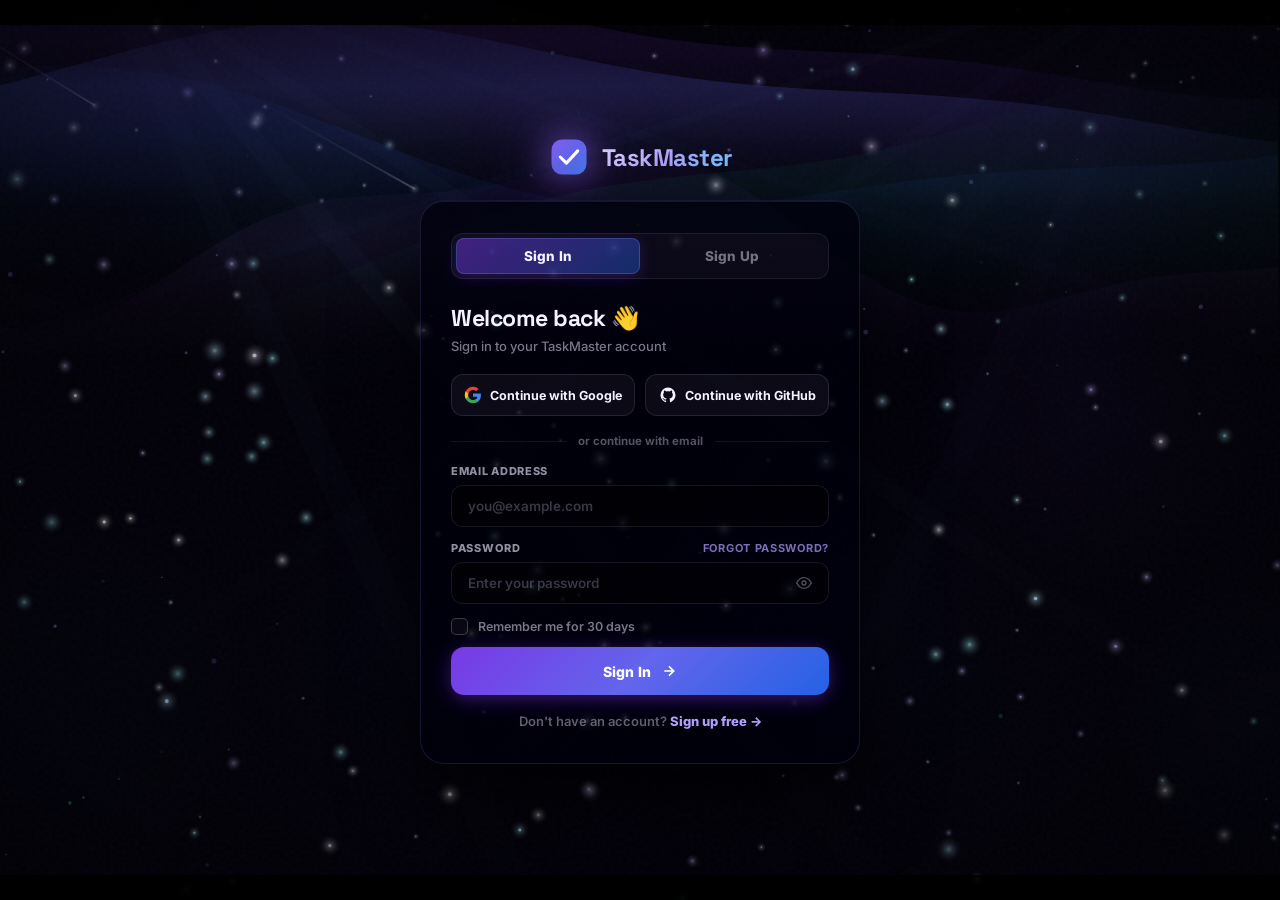
<file: index.html>
<!DOCTYPE html>
<html lang="en">
<head>
  <meta charset="UTF-8" />
  <meta name="viewport" content="width=device-width, initial-scale=1.0"/>
  <title>TaskMaster</title>
  <link rel="stylesheet" href="style.css" />
  <link rel="stylesheet" href="nolan.css" />
  <link rel="preconnect" href="https://fonts.googleapis.com">
  <link href="https://fonts.googleapis.com/css2?family=Inter:wght@300;400;500;600;700;800;900&family=Space+Grotesk:wght@400;500;600;700;800&display=swap" rel="stylesheet">
</head>
<body>
  <!-- Auth guard splash -->
  <div class="auth-guard" id="authGuard">
    <div class="guard-logo">TaskMaster</div>
    <div class="guard-spinner"></div>
  </div>

  <!-- Cinematic canvas layers -->
  <canvas id="bgCanvas"></canvas>
  <canvas id="auroraCanvas"></canvas>
  <canvas id="fogCanvas"></canvas>
  <div class="vignette"></div>
  <div class="grain"></div>
  <div class="scanlines"></div>

  <!-- Custom Nolan Cursor -->
  <div id="cursorDot"></div>
  <div id="cursorRing"></div>
  <div id="cursorGlow"></div>
  <div id="cursorTrail"></div>

  <div class="app-wrapper" id="appWrapper" style="display:none">

    <!-- SIDEBAR -->
    <aside class="sidebar" id="sidebar">
      <!-- Sidebar shimmer line -->
      <div class="sidebar-shimmer"></div>

      <div class="sidebar-logo">
        <div class="logo-icon">
          <svg viewBox="0 0 48 48" fill="none">
            <rect x="4" y="4" width="40" height="40" rx="12" fill="url(#lg)"/>
            <path d="M14 24l7 7 13-14" stroke="#fff" stroke-width="3.5" stroke-linecap="round" stroke-linejoin="round"/>
            <defs>
              <linearGradient id="lg" x1="0" y1="0" x2="48" y2="48" gradientUnits="userSpaceOnUse">
                <stop stop-color="#8b5cf6"/>
                <stop offset="0.5" stop-color="#6366f1"/>
                <stop offset="1" stop-color="#3b82f6"/>
              </linearGradient>
            </defs>
          </svg>
        </div>
        <span class="logo-text">TaskMaster</span>
      </div>

      <!-- User greeting -->
      <div class="sidebar-greeting" id="sidebarGreeting">
        <div class="greeting-avatar" id="greetingAvatar">?</div>
        <div>
          <div class="greeting-hi">Good day,</div>
          <div class="greeting-name" id="greetingName">User</div>
        </div>
      </div>

      <nav class="sidebar-nav">
        <a href="#" class="nav-item active" data-view="dashboard">
          <svg viewBox="0 0 24 24" fill="none" stroke="currentColor" stroke-width="2"><rect x="3" y="3" width="7" height="7" rx="1"/><rect x="14" y="3" width="7" height="7" rx="1"/><rect x="3" y="14" width="7" height="7" rx="1"/><rect x="14" y="14" width="7" height="7" rx="1"/></svg>
          <span>Dashboard</span>
        </a>
        <a href="#" class="nav-item" data-view="tasks">
          <svg viewBox="0 0 24 24" fill="none" stroke="currentColor" stroke-width="2"><path d="M9 11l3 3L22 4"/><path d="M21 12v7a2 2 0 01-2 2H5a2 2 0 01-2-2V5a2 2 0 012-2h11"/></svg>
          <span>All Tasks</span>
          <span class="badge" id="totalBadge">0</span>
        </a>
        <a href="#" class="nav-item" data-view="projects">
          <svg viewBox="0 0 24 24" fill="none" stroke="currentColor" stroke-width="2"><path d="M22 19a2 2 0 01-2 2H4a2 2 0 01-2-2V5a2 2 0 012-2h5l2 3h9a2 2 0 012 2z"/></svg>
          <span>Projects</span>
        </a>
        <a href="#" class="nav-item" data-view="calendar">
          <svg viewBox="0 0 24 24" fill="none" stroke="currentColor" stroke-width="2"><rect x="3" y="4" width="18" height="18" rx="2"/><path d="M16 2v4M8 2v4M3 10h18"/></svg>
          <span>Calendar</span>
        </a>
        <a href="#" class="nav-item" data-view="analytics">
          <svg viewBox="0 0 24 24" fill="none" stroke="currentColor" stroke-width="2"><path d="M18 20V10M12 20V4M6 20v-6"/></svg>
          <span>Analytics</span>
        </a>
      </nav>

      <div class="sidebar-projects">
        <div class="section-label">PROJECTS</div>
        <div class="project-list" id="projectList">
          <div class="project-item" data-project="work"     style="--pc:#a78bfa"><span class="project-dot"></span><span>Work</span><span class="proj-count" id="pc-work">0</span></div>
          <div class="project-item" data-project="personal" style="--pc:#34d399"><span class="project-dot"></span><span>Personal</span><span class="proj-count" id="pc-personal">0</span></div>
          <div class="project-item" data-project="design"   style="--pc:#fb923c"><span class="project-dot"></span><span>Design</span><span class="proj-count" id="pc-design">0</span></div>
          <div class="project-item" data-project="dev"      style="--pc:#60a5fa"><span class="project-dot"></span><span>Dev</span><span class="proj-count" id="pc-dev">0</span></div>
        </div>
      </div>

      <div class="sidebar-footer">
        <div class="user-avatar-wrap">
          <div class="user-avatar" id="sidebarAvatar">TM</div>
          <div class="avatar-ring"></div>
        </div>
        <div class="user-info">
          <span class="user-name" id="sidebarName">Team Member</span>
          <span class="user-role">Pro Account</span>
        </div>
        <button class="logout-btn" id="logoutBtn" title="Sign out">
          <svg viewBox="0 0 24 24" fill="none" stroke="currentColor" stroke-width="2"><path d="M9 21H5a2 2 0 01-2-2V5a2 2 0 012-2h4"/><polyline points="16 17 21 12 16 7"/><line x1="21" y1="12" x2="9" y2="12"/></svg>
        </button>
      </div>
    </aside>

    <!-- MAIN CONTENT -->
    <main class="main-content" id="mainContent">

      <!-- TOPBAR -->
      <header class="topbar">
        <button class="hamburger" id="hamburger"><span></span><span></span><span></span></button>
        <div class="topbar-left">
          <div class="topbar-title" id="viewTitle">Dashboard</div>
          <div class="topbar-subtitle" id="viewSubtitle">Welcome back! Here is your overview.</div>
        </div>
        <div class="topbar-actions">
          <div class="search-wrapper">
            <svg viewBox="0 0 24 24" fill="none" stroke="currentColor" stroke-width="2"><circle cx="11" cy="11" r="8"/><path d="M21 21l-4.35-4.35"/></svg>
            <input type="text" placeholder="Search tasks..." id="searchInput" />
            <kbd>⌘K</kbd>
          </div>

          <button class="icon-btn" id="notifBtn" title="Notifications">
            <svg viewBox="0 0 24 24" fill="none" stroke="currentColor" stroke-width="2"><path d="M18 8A6 6 0 0 0 6 8c0 7-3 9-3 9h18s-3-2-3-9"/><path d="M13.73 21a2 2 0 0 1-3.46 0"/></svg>
            <span class="notif-dot" id="notifDot"></span>
          </button>

          <button class="btn-add" id="openModal">
            <svg viewBox="0 0 24 24" fill="none" stroke="currentColor" stroke-width="2.5"><path d="M12 5v14M5 12h14"/></svg>
            <span>Add Task</span>
          </button>

          <button class="theme-btn" id="themeToggle" title="Toggle theme">🌙</button>
        </div>
      </header>

      <!-- DASHBOARD -->
      <section class="view active" id="view-dashboard">
        <div class="stats-grid">
          <div class="stat-card" style="--accent:#a78bfa;--accent2:#7c3aed">
            <div class="stat-card-bg"></div>
            <div class="stat-icon">
              <svg viewBox="0 0 24 24" fill="none" stroke="currentColor" stroke-width="1.8"><circle cx="12" cy="12" r="10"/><path d="M12 6v6l4 2"/></svg>
            </div>
            <div class="stat-info">
              <span class="stat-num" id="totalCount">0</span>
              <span class="stat-label">Total Tasks</span>
            </div>
            <div class="stat-trend up">+2 today</div>
          </div>
          <div class="stat-card" style="--accent:#34d399;--accent2:#059669">
            <div class="stat-card-bg"></div>
            <div class="stat-icon">
              <svg viewBox="0 0 24 24" fill="none" stroke="currentColor" stroke-width="1.8"><path d="M22 11.08V12a10 10 0 11-5.93-9.14"/><path d="M22 4L12 14.01l-3-3"/></svg>
            </div>
            <div class="stat-info">
              <span class="stat-num" id="doneCount">0</span>
              <span class="stat-label">Completed</span>
            </div>
            <div class="stat-trend up">Great work!</div>
          </div>
          <div class="stat-card" style="--accent:#fb923c;--accent2:#ea580c">
            <div class="stat-card-bg"></div>
            <div class="stat-icon">
              <svg viewBox="0 0 24 24" fill="none" stroke="currentColor" stroke-width="1.8"><path d="M10.29 3.86L1.82 18a2 2 0 001.71 3h16.94a2 2 0 001.71-3L13.71 3.86a2 2 0 00-3.42 0z"/><line x1="12" y1="9" x2="12" y2="13"/><line x1="12" y1="17" x2="12.01" y2="17"/></svg>
            </div>
            <div class="stat-info">
              <span class="stat-num" id="urgentCount">0</span>
              <span class="stat-label">Urgent</span>
            </div>
            <div class="stat-trend down" id="urgentTrend">Needs attention</div>
          </div>
          <div class="stat-card" style="--accent:#60a5fa;--accent2:#2563eb">
            <div class="stat-card-bg"></div>
            <div class="stat-icon">
              <svg viewBox="0 0 24 24" fill="none" stroke="currentColor" stroke-width="1.8"><circle cx="12" cy="12" r="3"/><path d="M12 1v4M12 19v4M4.22 4.22l2.83 2.83M16.95 16.95l2.83 2.83M1 12h4M19 12h4M4.22 19.78l2.83-2.83M16.95 7.05l2.83-2.83"/></svg>
            </div>
            <div class="stat-info">
              <span class="stat-num" id="pendingCount">0</span>
              <span class="stat-label">In Progress</span>
            </div>
            <div class="stat-trend">Active now</div>
          </div>
        </div>

        <div class="dashboard-body">
          <div class="progress-section glass-card">
            <div class="card-header">
              <h3>Overall Progress</h3>
              <span class="progress-pct" id="progressPct">0%</span>
            </div>
            <div class="progress-track">
              <div class="progress-fill" id="progressFill">
                <div class="progress-shimmer"></div>
              </div>
            </div>
            <canvas id="donutChart" width="180" height="180"></canvas>
            <div class="donut-legend">
              <span><i style="background:#a78bfa"></i>To Do</span>
              <span><i style="background:#fb923c"></i>In Progress</span>
              <span><i style="background:#34d399"></i>Done</span>
            </div>
          </div>

          <div class="recent-section glass-card">
            <div class="card-header">
              <h3>Recent Tasks</h3>
              <a href="#" class="see-all" data-view="tasks">See all &rarr;</a>
            </div>
            <div class="recent-tasks" id="recentTasks">
              <div class="empty-state">No tasks yet. Create your first! 🚀</div>
            </div>
          </div>
        </div>

        <!-- Kanban -->
        <div class="kanban-preview glass-card">
          <div class="card-header">
            <h3>Kanban Board</h3>
            <span class="card-chip">Drag & Drop</span>
          </div>
          <div class="kanban-cols" id="kanbanCols">
            <div class="kanban-col" data-status="todo">
              <div class="kanban-col-header" style="--kc:#a78bfa">
                <span class="kcol-dot"></span>To Do
                <span class="kcol-count" id="kcount-todo">0</span>
              </div>
              <div class="kanban-items" id="kan-todo" ondragover="event.preventDefault()" ondrop="onKanDrop(event,'todo')"></div>
            </div>
            <div class="kanban-col" data-status="inprogress">
              <div class="kanban-col-header" style="--kc:#fb923c">
                <span class="kcol-dot"></span>In Progress
                <span class="kcol-count" id="kcount-inprogress">0</span>
              </div>
              <div class="kanban-items" id="kan-inprogress" ondragover="event.preventDefault()" ondrop="onKanDrop(event,'inprogress')"></div>
            </div>
            <div class="kanban-col" data-status="done">
              <div class="kanban-col-header" style="--kc:#34d399">
                <span class="kcol-dot"></span>Done
                <span class="kcol-count" id="kcount-done">0</span>
              </div>
              <div class="kanban-items" id="kan-done" ondragover="event.preventDefault()" ondrop="onKanDrop(event,'done')"></div>
            </div>
          </div>
        </div>
      </section>

      <!-- ALL TASKS -->
      <section class="view" id="view-tasks">
        <div class="filter-bar glass-card">
          <button class="filter-btn active" data-filter="all">All</button>
          <button class="filter-btn" data-filter="todo">To Do</button>
          <button class="filter-btn" data-filter="inprogress">In Progress</button>
          <button class="filter-btn" data-filter="done">Done</button>
          <button class="filter-btn" data-filter="urgent">🔥 Urgent</button>
          <div class="filter-sep"></div>
          <select class="filter-sort" id="sortSelect">
            <option value="newest">Newest first</option>
            <option value="oldest">Oldest first</option>
            <option value="deadline">By deadline</option>
            <option value="priority">By priority</option>
          </select>
        </div>
        <div class="task-list-container" id="taskListFull"></div>
      </section>

      <!-- PROJECTS -->
      <section class="view" id="view-projects">
        <div class="projects-grid" id="projectsGrid"></div>
      </section>

      <!-- CALENDAR -->
      <section class="view" id="view-calendar">
        <div class="calendar-wrapper glass-card">
          <div class="cal-header">
            <button id="calPrev">&#9664;</button>
            <span id="calTitle"></span>
            <button id="calNext">&#9654;</button>
          </div>
          <div class="cal-weekdays">
            <span>Sun</span><span>Mon</span><span>Tue</span><span>Wed</span><span>Thu</span><span>Fri</span><span>Sat</span>
          </div>
          <div class="cal-grid" id="calGrid"></div>
          <div class="cal-legend" id="calLegend"></div>
        </div>
      </section>

      <!-- ANALYTICS -->
      <section class="view" id="view-analytics">
        <div class="analytics-grid">
          <div class="glass-card analytics-card">
            <h3>Completion by Project</h3>
            <canvas id="barChart" width="400" height="220"></canvas>
          </div>
          <div class="glass-card analytics-card">
            <h3>Priority Breakdown</h3>
            <canvas id="pieChart" width="300" height="220"></canvas>
          </div>
          <div class="glass-card analytics-card wide">
            <h3>Activity Heatmap — Last 12 Months</h3>
            <div id="heatmap" class="heatmap-grid"></div>
          </div>
        </div>
      </section>
    </main>
  </div>

  <!-- MODAL -->
  <div class="modal-overlay" id="modalOverlay">
    <div class="modal glass-card" id="taskModal">
      <div class="modal-header">
        <h2 id="modalTitle">✨ Add New Task</h2>
        <button class="modal-close" id="closeModal">&times;</button>
      </div>
      <form id="taskForm">
        <div class="form-group">
          <label>Task Title</label>
          <input type="text" id="taskTitle" placeholder="What needs to be done?" required />
        </div>
        <div class="form-group">
          <label>Description</label>
          <textarea id="taskDesc" placeholder="Add details..." rows="3"></textarea>
        </div>
        <div class="form-row">
          <div class="form-group">
            <label>Project</label>
            <select id="taskProject">
              <option value="work">💼 Work</option>
              <option value="personal">🌟 Personal</option>
              <option value="design">🎨 Design</option>
              <option value="dev">💻 Dev</option>
            </select>
          </div>
          <div class="form-group">
            <label>Priority</label>
            <select id="taskPriority">
              <option value="low">🟢 Low</option>
              <option value="medium" selected>🟡 Medium</option>
              <option value="high">🟠 High</option>
              <option value="urgent">🔴 Urgent</option>
            </select>
          </div>
        </div>
        <div class="form-row">
          <div class="form-group">
            <label>Deadline</label>
            <input type="date" id="taskDeadline" />
          </div>
          <div class="form-group">
            <label>Status</label>
            <select id="taskStatus">
              <option value="todo">To Do</option>
              <option value="inprogress">In Progress</option>
              <option value="done">Done</option>
            </select>
          </div>
        </div>
        <div class="form-group">
          <label>Assigned To</label>
          <input type="text" id="taskAssign" placeholder="@username or name" />
        </div>
        <div class="form-group">
          <label>Tags (comma separated)</label>
          <input type="text" id="taskTags" placeholder="e.g. frontend, bug, v2.0" />
        </div>
        <div class="modal-footer">
          <button type="button" class="btn-cancel" id="cancelModal">Cancel</button>
          <button type="submit" class="btn-submit">
            <span>Save Task</span>
            <svg viewBox="0 0 24 24" fill="none" stroke="currentColor" stroke-width="2.5" width="16" height="16"><path d="M5 12h14M12 5l7 7-7 7"/></svg>
          </button>
        </div>
      </form>
    </div>
  </div>

  <!-- TOAST + BANNER -->
  <div class="toast-container" id="toastContainer"></div>
  <div class="deadline-banner" id="deadlineBanner"></div>

  <!-- Wormhole status badge -->
  <div class="wormhole-badge" id="wormholeBadge">⬤ Gargantua Active</div>

  <script src="bg.js"></script>
  <script src="app.js"></script>
  <script src="cursor.js"></script>
</body>
</html>
</file>
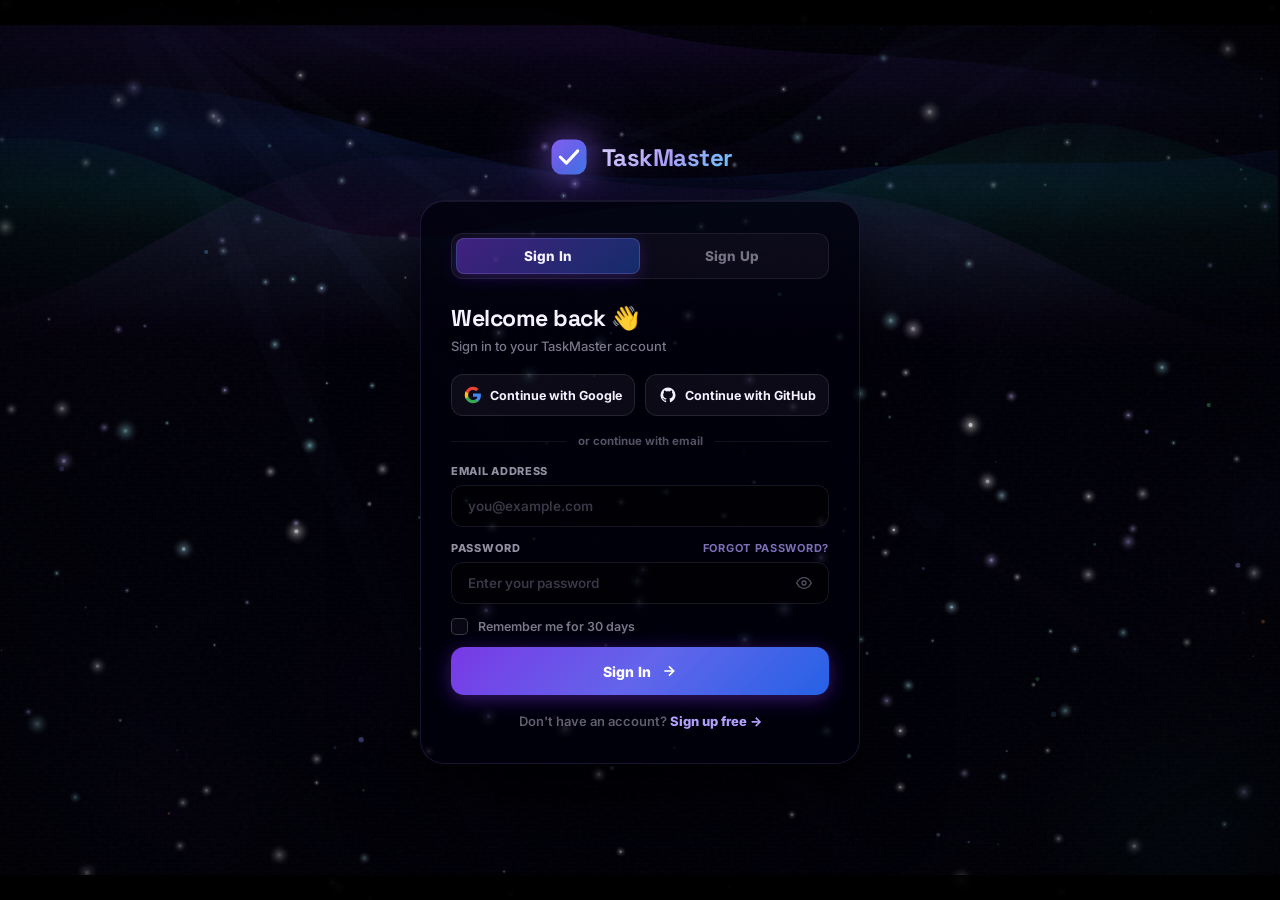
<file: auth.html>
﻿<!DOCTYPE html>
<html lang="en">
<head>
  <meta charset="UTF-8"/>
  <meta name="viewport" content="width=device-width, initial-scale=1.0"/>
  <title>TaskMaster — Sign In</title>
  <link rel="stylesheet" href="auth.css"/>
  <link rel="stylesheet" href="nolan.css"/>
  <link rel="preconnect" href="https://fonts.googleapis.com">
  <link href="https://fonts.googleapis.com/css2?family=Inter:wght@300;400;500;600;700;800;900&family=Space+Grotesk:wght@400;500;600;700;800&display=swap" rel="stylesheet">
</head>
<body>
  <!-- Cinematic canvas layers -->
  <canvas id="authCanvas"></canvas>
  <canvas id="authAurora"></canvas>

  <!-- Cinematic overlays -->
  <div class="auth-vignette"></div>
  <div class="auth-grain"></div>
  <div class="auth-scanlines"></div>

  <!-- Custom Nolan Cursor -->
  <div id="cursorDot"></div>
  <div id="cursorRing"></div>
  <div id="cursorGlow"></div>
  <div id="cursorTrail"></div>

  <!-- Main centered layout -->
  <div class="auth-root">
    <div class="auth-panel">

      <!-- Minimal Brand Header -->
      <div class="auth-brand">
        <div class="brand-icon">
          <svg viewBox="0 0 48 48" fill="none">
            <rect x="4" y="4" width="40" height="40" rx="12" fill="url(#lg1)"/>
            <path d="M14 24l7 7 13-14" stroke="#fff" stroke-width="3.5" stroke-linecap="round" stroke-linejoin="round"/>
            <defs>
              <linearGradient id="lg1" x1="0" y1="0" x2="48" y2="48" gradientUnits="userSpaceOnUse">
                <stop stop-color="#8b5cf6"/>
                <stop offset="0.5" stop-color="#6366f1"/>
                <stop offset="1" stop-color="#3b82f6"/>
              </linearGradient>
            </defs>
          </svg>
        </div>
        <span class="brand-name">TaskMaster</span>
      </div>

      <!-- Glass Auth Card -->
      <div class="auth-card">

        <!-- Tab switcher -->
        <div class="auth-tabs">
          <button class="auth-tab active" id="tabSignin" onclick="showTab('signin')">Sign In</button>
          <button class="auth-tab" id="tabSignup" onclick="showTab('signup')">Sign Up</button>
          <div class="tab-track">
            <div class="tab-thumb" id="tabThumb"></div>
          </div>
        </div>

        <!-- ── SIGN IN FORM ── -->
        <div class="auth-form active" id="formSignin">
          <div class="form-header">
            <h2>Welcome back 👋</h2>
            <p>Sign in to your TaskMaster account</p>
          </div>

          <div class="social-row">
            <button type="button" class="social-btn" onclick="openSocialModal('Google')">
              <svg viewBox="0 0 24 24" width="18" height="18"><path fill="#4285F4" d="M22.56 12.25c0-.78-.07-1.53-.2-2.25H12v4.26h5.92c-.26 1.37-1.04 2.53-2.21 3.31v2.77h3.57c2.08-1.92 3.28-4.74 3.28-8.09z"/><path fill="#34A853" d="M12 23c2.97 0 5.46-.98 7.28-2.66l-3.57-2.77c-.98.66-2.23 1.06-3.71 1.06-2.86 0-5.29-1.93-6.16-4.53H2.18v2.84C3.99 20.53 7.7 23 12 23z"/><path fill="#FBBC05" d="M5.84 14.09c-.22-.66-.35-1.36-.35-2.09s.13-1.43.35-2.09V7.07H2.18C1.43 8.55 1 10.22 1 12s.43 3.45 1.18 4.93l2.85-2.22.81-.62z"/><path fill="#EA4335" d="M12 5.38c1.62 0 3.06.56 4.21 1.64l3.15-3.15C17.45 2.09 14.97 1 12 1 7.7 1 3.99 3.47 2.18 7.07l3.66 2.84c.87-2.6 3.3-4.53 6.16-4.53z"/></svg>
              <span>Continue with Google</span>
            </button>
            <button type="button" class="social-btn" onclick="openSocialModal('GitHub')">
              <svg viewBox="0 0 24 24" width="18" height="18" fill="currentColor"><path d="M12 2A10 10 0 0 0 2 12c0 4.42 2.87 8.17 6.84 9.5.5.08.66-.23.66-.5v-1.69c-2.77.6-3.36-1.34-3.36-1.34-.46-1.16-1.11-1.47-1.11-1.47-.91-.62.07-.6.07-.6 1 .07 1.53 1.03 1.53 1.03.87 1.52 2.34 1.07 2.91.83.09-.65.35-1.09.63-1.34-2.22-.25-4.55-1.11-4.55-4.92 0-1.11.38-2 1.03-2.71-.1-.25-.45-1.29.1-2.64 0 0 .84-.27 2.75 1.02.79-.22 1.65-.33 2.5-.33.85 0 1.71.11 2.5.33 1.91-1.29 2.75-1.02 2.75-1.02.55 1.35.2 2.39.1 2.64.65.71 1.03 1.6 1.03 2.71 0 3.82-2.34 4.66-4.57 4.91.36.31.69.92.69 1.85V21c0 .27.16.59.67.5C19.14 20.16 22 16.42 22 12A10 10 0 0 0 12 2z"/></svg>
              <span>Continue with GitHub</span>
            </button>
          </div>

          <div class="divider"><span>or continue with email</span></div>

          <form id="signinForm" onsubmit="handleSignin(event)">
            <div class="field">
              <label>Email address</label>
              <div class="input-wrap">
                <input type="email" id="siEmail" placeholder="you@example.com" required autocomplete="email"/>
              </div>
            </div>
            <div class="field">
              <label>
                Password
                <a href="#" class="forgot-link" onclick="forgotPassword(event)">Forgot password?</a>
              </label>
              <div class="input-wrap">
                <input type="password" id="siPassword" placeholder="Enter your password" required autocomplete="current-password"/>
                <button type="button" class="eye-btn" onclick="togglePwd('siPassword',this)" aria-label="Toggle password">
                  <svg viewBox="0 0 24 24" fill="none" stroke="currentColor" stroke-width="2"><path d="M1 12s4-8 11-8 11 8 11 8-4 8-11 8-11-8-11-8z"/><circle cx="12" cy="12" r="3"/></svg>
                </button>
              </div>
            </div>

            <div class="remember-row">
              <label class="check-label">
                <input type="checkbox" id="rememberMe"/>
                <span class="checkmark"></span>
                Remember me for 30 days
              </label>
            </div>

            <div class="auth-error" id="siError"></div>
            <div class="auth-success" id="siSuccess"></div>

            <button type="submit" class="btn-auth" id="siBtn">
              <span class="btn-text">Sign In</span>
              <span class="btn-spinner"></span>
              <svg class="btn-arrow" viewBox="0 0 24 24" fill="none" stroke="currentColor" stroke-width="2.5"><path d="M5 12h14M12 5l7 7-7 7"/></svg>
            </button>
          </form>

          <p class="auth-switch">Don't have an account? <a href="#" onclick="showTab('signup')">Sign up free →</a></p>
        </div>

        <!-- ── SIGN UP FORM ── -->
        <div class="auth-form" id="formSignup">
          <div class="form-header">
            <h2>Create account ✨</h2>
            <p>Start organizing your tasks today</p>
          </div>

          <div class="social-row">
            <button type="button" class="social-btn" onclick="openSocialModal('Google')">
              <svg viewBox="0 0 24 24" width="18" height="18"><path fill="#4285F4" d="M22.56 12.25c0-.78-.07-1.53-.2-2.25H12v4.26h5.92c-.26 1.37-1.04 2.53-2.21 3.31v2.77h3.57c2.08-1.92 3.28-4.74 3.28-8.09z"/><path fill="#34A853" d="M12 23c2.97 0 5.46-.98 7.28-2.66l-3.57-2.77c-.98.66-2.23 1.06-3.71 1.06-2.86 0-5.29-1.93-6.16-4.53H2.18v2.84C3.99 20.53 7.7 23 12 23z"/><path fill="#FBBC05" d="M5.84 14.09c-.22-.66-.35-1.36-.35-2.09s.13-1.43.35-2.09V7.07H2.18C1.43 8.55 1 10.22 1 12s.43 3.45 1.18 4.93l2.85-2.22.81-.62z"/><path fill="#EA4335" d="M12 5.38c1.62 0 3.06.56 4.21 1.64l3.15-3.15C17.45 2.09 14.97 1 12 1 7.7 1 3.99 3.47 2.18 7.07l3.66 2.84c.87-2.6 3.3-4.53 6.16-4.53z"/></svg>
              <span>Sign up with Google</span>
            </button>
            <button type="button" class="social-btn" onclick="openSocialModal('GitHub')">
              <svg viewBox="0 0 24 24" width="18" height="18" fill="currentColor"><path d="M12 2A10 10 0 0 0 2 12c0 4.42 2.87 8.17 6.84 9.5.5.08.66-.23.66-.5v-1.69c-2.77.6-3.36-1.34-3.36-1.34-.46-1.16-1.11-1.47-1.11-1.47-.91-.62.07-.6.07-.6 1 .07 1.53 1.03 1.53 1.03.87 1.52 2.34 1.07 2.91.83.09-.65.35-1.09.63-1.34-2.22-.25-4.55-1.11-4.55-4.92 0-1.11.38-2 1.03-2.71-.1-.25-.45-1.29.1-2.64 0 0 .84-.27 2.75 1.02.79-.22 1.65-.33 2.5-.33.85 0 1.71.11 2.5.33 1.91-1.29 2.75-1.02 2.75-1.02.55 1.35.2 2.39.1 2.64.65.71 1.03 1.6 1.03 2.71 0 3.82-2.34 4.66-4.57 4.91.36.31.69.92.69 1.85V21c0 .27.16.59.67.5C19.14 20.16 22 16.42 22 12A10 10 0 0 0 12 2z"/></svg>
              <span>Sign up with GitHub</span>
            </button>
          </div>

          <div class="divider"><span>or sign up with email</span></div>

          <form id="signupForm" onsubmit="handleSignup(event)">
            <div class="field-row">
              <div class="field">
                <label>First Name</label>
                <div class="input-wrap">
                  <input type="text" id="suFirst" placeholder="First name" required/>
                </div>
              </div>
              <div class="field">
                <label>Last Name</label>
                <div class="input-wrap">
                  <input type="text" id="suLast" placeholder="Last name" required/>
                </div>
              </div>
            </div>
            <div class="field">
              <label>Email address</label>
              <div class="input-wrap">
                <input type="email" id="suEmail" placeholder="you@example.com" required autocomplete="email"/>
              </div>
            </div>
            <div class="field">
              <label>Password</label>
              <div class="input-wrap">
                <input type="password" id="suPassword" placeholder="Min. 8 characters" required oninput="checkStrength(this.value)" autocomplete="new-password"/>
                <button type="button" class="eye-btn" onclick="togglePwd('suPassword',this)" aria-label="Toggle password">
                  <svg viewBox="0 0 24 24" fill="none" stroke="currentColor" stroke-width="2"><path d="M1 12s4-8 11-8 11 8 11 8-4 8-11 8-11-8-11-8z"/><circle cx="12" cy="12" r="3"/></svg>
                </button>
              </div>
              <div class="strength-wrap">
                <div class="strength-bar"><div class="strength-fill" id="strengthFill"></div></div>
                <span class="strength-label" id="strengthLabel"></span>
              </div>
            </div>
            <div class="field">
              <label>Confirm Password</label>
              <div class="input-wrap">
                <input type="password" id="suConfirm" placeholder="Repeat password" required autocomplete="new-password"/>
                <button type="button" class="eye-btn" onclick="togglePwd('suConfirm',this)" aria-label="Toggle password">
                  <svg viewBox="0 0 24 24" fill="none" stroke="currentColor" stroke-width="2"><path d="M1 12s4-8 11-8 11 8 11 8-4 8-11 8-11-8-11-8z"/><circle cx="12" cy="12" r="3"/></svg>
                </button>
              </div>
            </div>

            <div class="remember-row">
              <label class="check-label">
                <input type="checkbox" id="agreeTerms" required/>
                <span class="checkmark"></span>
                I agree to <a href="#">Terms</a> and <a href="#">Privacy Policy</a>
              </label>
            </div>

            <div class="auth-error" id="suError"></div>
            <div class="auth-success" id="suSuccess"></div>

            <button type="submit" class="btn-auth" id="suBtn">
              <span class="btn-text">Create Account</span>
              <span class="btn-spinner"></span>
              <svg class="btn-arrow" viewBox="0 0 24 24" fill="none" stroke="currentColor" stroke-width="2.5"><path d="M5 12h14M12 5l7 7-7 7"/></svg>
            </button>
          </form>

          <p class="auth-switch">Already have an account? <a href="#" onclick="showTab('signin')">Sign in →</a></p>
        </div>

      </div>
    </div>
  </div>

  <!-- Social Account Chooser Modal -->
  <div class="social-modal-overlay" id="socialModalOverlay" onclick="closeSocialModalOnBackdrop(event)">
    <div class="social-modal-card" id="socialModalCard">
      <div class="social-modal-header" id="socialModalHeader"></div>
      <div class="social-modal-body" id="socialModalBody"></div>
      <div class="social-modal-footer">
        <button type="button" class="btn-social-cancel" onclick="closeSocialModal()">Cancel</button>
      </div>
    </div>
  </div>

  <script src="auth.js"></script>
  <script src="cursor.js"></script>
</body>
</html>
</file>
<file: style.css>
﻿@import url('https://fonts.googleapis.com/css2?family=Inter:wght@300;400;500;600;700;800;900&family=Space+Grotesk:wght@400;500;600;700;800&display=swap');:root{--bg:#03020a;--bg2:#06040f;--surface:rgba(255,255,255,0.042);--surface2:rgba(255,255,255,0.082);--border:rgba(255,255,255,0.065);--border2:rgba(255,255,255,0.13);--fg:#f0ecff;--fg2:rgba(240,236,255,0.58);--fg3:rgba(240,236,255,0.32);--primary:#b09eff;--p2:#7c3aed;--green:#4ade80;--orange:#fb923c;--blue:#60c7ff;--red:#ff6b8a;--sidebar-w:270px;--topbar-h:70px;--radius:18px;--glass:rgba(255,255,255,0.038);--glass-b:rgba(255,255,255,0.085);--shadow:0 8px 48px rgba(0,0,0,0.65);--tr:0.35s cubic-bezier(.4,0,.2,1);}*,*::before,*::after{box-sizing:border-box;margin:0;padding:0;}html{scroll-behavior:smooth;}body{font-family:'Inter',sans-serif;background:var(--bg);color:var(--fg);min-height:100vh;overflow-x:hidden;}a{text-decoration:none;color:inherit;}button{cursor:pointer;border:none;background:none;font-family:inherit;}input,textarea,select{font-family:inherit;}svg{display:block;}#bgCanvas,#auroraCanvas,#fogCanvas{position:fixed;inset:0;width:100%;height:100%;z-index:0;pointer-events:none;}.vignette{position:fixed;inset:0;z-index:1;pointer-events:none;background:radial-gradient(ellipse 90% 85% at 50% 50%,transparent 35%,rgba(0,0,5,0.78) 100%);}.grain{position:fixed;inset:0;z-index:1;pointer-events:none;opacity:0.03;background-image:url("data:image/svg+xml,%3Csvg viewBox='0 0 256 256' xmlns='http://www.w3.org/2000/svg'%3E%3Cfilter id='n'%3E%3CfeTurbulence type='fractalNoise' baseFrequency='0.85' numOctaves='4' stitchTiles='stitch'/%3E%3C/filter%3E%3Crect width='100%25' height='100%25' filter='url(%23n)'/%3E%3C/svg%3E");animation:grainShift 0.15s steps(1) infinite;}@keyframes grainShift{0%{transform:translate(0,0);}20%{transform:translate(-2px,1px);}40%{transform:translate(1px,-2px);}60%{transform:translate(2px,1px);}80%{transform:translate(-1px,2px);}100%{transform:translate(0,0);}}.scanlines{position:fixed;inset:0;z-index:1;pointer-events:none;background:repeating-linear-gradient(0deg,transparent,transparent 2px,rgba(0,0,0,0.022) 2px,rgba(0,0,0,0.022) 4px);}.auth-guard{position:fixed;inset:0;z-index:9999;background:#03020a;display:flex;flex-direction:column;align-items:center;justify-content:center;gap:16px;transition:opacity 0.6s;}.guard-logo{font-family:'Space Grotesk',sans-serif;font-size:30px;font-weight:800;background:linear-gradient(135deg,#c4b5fd,#b09eff,#93c5fd);-webkit-background-clip:text;-webkit-text-fill-color:transparent;background-clip:text;letter-spacing:-1px;animation:guardPulse 1.8s ease-in-out infinite;}@keyframes guardPulse{0%,100%{opacity:0.4;}50%{opacity:1;}}.guard-spinner{width:40px;height:40px;border-radius:50%;border:2.5px solid rgba(176,158,255,0.18);border-top-color:#b09eff;animation:spin 0.75s linear infinite;}@keyframes spin{to{transform:rotate(360deg);}}.app-wrapper{display:flex;min-height:100vh;position:relative;z-index:2;}.sidebar{width:var(--sidebar-w);height:100vh;position:fixed;left:0;top:0;display:flex;flex-direction:column;background:rgba(3,2,10,0.8);backdrop-filter:blur(36px) saturate(2.2);border-right:1px solid var(--border2);z-index:100;transition:transform var(--tr);overflow:hidden;}.sidebar-shimmer{position:absolute;top:0;left:0;right:0;height:2px;background:linear-gradient(90deg,transparent,#b09eff 40%,#60c7ff 70%,transparent);opacity:0.9;}.sidebar::before{content:'';position:absolute;inset:0;background:linear-gradient(180deg,rgba(124,58,237,0.09) 0%,transparent 35%,rgba(37,99,235,0.05) 100%);pointer-events:none;}.sidebar-logo{display:flex;align-items:center;gap:13px;padding:26px 20px 18px;}.logo-icon{width:42px;height:42px;flex-shrink:0;filter:drop-shadow(0 0 18px rgba(176,158,255,0.7));}.logo-text{font-family:'Space Grotesk',sans-serif;font-size:22px;font-weight:800;background:linear-gradient(135deg,#e2d9ff,#b09eff,#60c7ff);-webkit-background-clip:text;-webkit-text-fill-color:transparent;background-clip:text;letter-spacing:-0.5px;}.sidebar-greeting{display:flex;align-items:center;gap:12px;margin:0 12px 16px;padding:14px;background:rgba(176,158,255,0.08);border:1px solid rgba(176,158,255,0.14);border-radius:14px;}.greeting-avatar{width:38px;height:38px;border-radius:50%;background:linear-gradient(135deg,#7c3aed,#2563eb);display:flex;align-items:center;justify-content:center;font-size:14px;font-weight:800;color:white;flex-shrink:0;box-shadow:0 0 16px rgba(124,58,237,0.5);}.greeting-hi{font-size:11px;color:var(--fg3);margin-bottom:2px;font-weight:700;}.greeting-name{font-size:13px;font-weight:800;color:var(--fg);letter-spacing:-0.3px;}.sidebar-nav{flex:1;display:flex;flex-direction:column;gap:3px;padding:0 10px;}.nav-item{display:flex;align-items:center;gap:12px;padding:11px 14px;border-radius:13px;color:var(--fg2);font-size:13.5px;font-weight:700;transition:all var(--tr);position:relative;overflow:hidden;}.nav-item svg{width:18px;height:18px;flex-shrink:0;transition:transform 0.25s;}.nav-item:hover{color:var(--fg);background:rgba(255,255,255,0.05);}.nav-item:hover svg{transform:scale(1.15);}.nav-item.active{color:var(--primary);background:linear-gradient(135deg,rgba(124,58,237,0.18),rgba(37,99,235,0.12));border:1px solid rgba(176,158,255,0.2);font-weight:800;}.nav-item.active::before{content:'';position:absolute;left:0;top:18%;height:64%;width:3px;background:linear-gradient(180deg,#b09eff,#60c7ff);border-radius:0 3px 3px 0;box-shadow:0 0 12px rgba(176,158,255,0.8);}.badge{margin-left:auto;background:linear-gradient(135deg,#7c3aed,#2563eb);color:white;font-size:10px;font-weight:800;padding:2px 7px;border-radius:999px;min-width:20px;text-align:center;box-shadow:0 0 10px rgba(124,58,237,0.5);}.sidebar-projects{padding:6px 10px 14px;}.section-label{font-size:9.5px;font-weight:800;letter-spacing:2px;color:var(--fg3);padding:10px 14px 6px;text-transform:uppercase;}.project-list{display:flex;flex-direction:column;gap:1px;}.project-item{display:flex;align-items:center;gap:9px;padding:9px 14px;border-radius:10px;font-size:13px;font-weight:700;color:var(--fg2);cursor:pointer;transition:all 0.2s;}.project-item:hover{background:var(--surface);color:var(--fg);}.project-dot{width:7px;height:7px;border-radius:50%;background:var(--pc);box-shadow:0 0 10px var(--pc);flex-shrink:0;}.proj-count{margin-left:auto;font-size:11px;color:var(--fg3);font-weight:700;}.sidebar-footer{padding:14px 16px;border-top:1px solid var(--border);display:flex;align-items:center;gap:11px;}.user-avatar-wrap{position:relative;flex-shrink:0;width:40px;height:40px;}.user-avatar{width:36px;height:36px;border-radius:50%;background:linear-gradient(135deg,#7c3aed,#2563eb);display:flex;align-items:center;justify-content:center;font-size:13px;font-weight:800;color:white;position:absolute;top:2px;left:2px;z-index:1;}.avatar-ring{position:absolute;inset:0;border-radius:50%;background:conic-gradient(from 0deg,#b09eff,#60c7ff,#4ade80,#fb923c,#b09eff);animation:ringRotate 4s linear infinite;}@keyframes ringRotate{to{transform:rotate(360deg);}}.user-name{display:block;font-size:13px;font-weight:800;color:var(--fg);}.user-role{display:block;font-size:11px;color:var(--fg3);font-weight:600;}.logout-btn{margin-left:auto;width:32px;height:32px;border-radius:9px;background:var(--surface);border:1px solid var(--border2);color:var(--fg3);display:flex;align-items:center;justify-content:center;transition:all 0.25s;flex-shrink:0;}.logout-btn svg{width:15px;height:15px;}.logout-btn:hover{background:rgba(255,107,138,0.15);border-color:rgba(255,107,138,0.3);color:var(--red);}
.main-content{margin-left:var(--sidebar-w);flex:1;min-height:100vh;display:flex;flex-direction:column;}.topbar{height:var(--topbar-h);display:flex;align-items:center;gap:20px;padding:0 28px;background:rgba(3,2,10,0.6);backdrop-filter:blur(28px) saturate(2);border-bottom:1px solid var(--border);position:sticky;top:0;z-index:50;}.topbar::after{content:'';position:absolute;bottom:0;left:0;right:0;height:1px;background:linear-gradient(90deg,transparent,rgba(176,158,255,0.45),rgba(96,199,255,0.35),transparent);}.topbar-left{flex:1;min-width:0;}.topbar-title{font-family:'Space Grotesk',sans-serif;font-size:22px;font-weight:800;background:linear-gradient(135deg,#ffffff 0%,#e2d9ff 40%,#b09eff 70%,#60c7ff 100%);-webkit-background-clip:text;-webkit-text-fill-color:transparent;background-clip:text;letter-spacing:-0.8px;line-height:1.1;}.topbar-subtitle{font-size:12px;color:var(--fg3);margin-top:1px;font-weight:600;}.topbar-actions{display:flex;align-items:center;gap:10px;}.hamburger{display:none;flex-direction:column;gap:5px;width:26px;}.hamburger span{display:block;height:2px;width:100%;background:var(--fg2);border-radius:2px;transition:all 0.3s;}.search-wrapper{display:flex;align-items:center;gap:9px;background:rgba(255,255,255,0.04);border:1px solid var(--border2);border-radius:13px;padding:0 14px;height:40px;width:220px;transition:all 0.3s;}.search-wrapper:focus-within{border-color:rgba(176,158,255,0.45);box-shadow:0 0 0 3px rgba(176,158,255,0.1),0 0 24px rgba(124,58,237,0.12);width:265px;}.search-wrapper svg{width:15px;height:15px;color:var(--fg3);flex-shrink:0;}.search-wrapper input{background:none;border:none;outline:none;color:var(--fg);font-size:13px;flex:1;font-weight:600;}.search-wrapper input::placeholder{color:var(--fg3);}.search-wrapper kbd{font-size:11px;background:rgba(255,255,255,0.07);border:1px solid var(--border2);border-radius:5px;padding:1px 5px;color:var(--fg3);}.icon-btn{width:40px;height:40px;border-radius:11px;background:rgba(255,255,255,0.04);border:1px solid var(--border2);display:flex;align-items:center;justify-content:center;transition:all 0.25s;position:relative;}.icon-btn svg{width:18px;height:18px;color:var(--fg2);}.icon-btn:hover{background:var(--surface2);box-shadow:0 0 18px rgba(176,158,255,0.15);}.notif-dot{position:absolute;top:8px;right:8px;width:7px;height:7px;border-radius:50%;background:var(--orange);border:2px solid var(--bg);display:none;}.notif-dot.show{display:block;animation:pulseDot 1.5s ease-in-out infinite;}@keyframes pulseDot{0%,100%{transform:scale(1);}50%{transform:scale(1.4);}}.btn-add{display:flex;align-items:center;gap:8px;padding:0 18px;height:40px;background:linear-gradient(135deg,#7c3aed,#6366f1,#2563eb);color:white;border-radius:13px;font-size:13px;font-weight:800;transition:all 0.3s;box-shadow:0 4px 20px rgba(124,58,237,0.5),0 0 40px rgba(124,58,237,0.15);white-space:nowrap;position:relative;overflow:hidden;}.btn-add::before{content:'';position:absolute;inset:0;background:linear-gradient(135deg,#b09eff,#818cf8,#60c7ff);opacity:0;transition:opacity 0.3s;}.btn-add:hover::before{opacity:1;}.btn-add:hover{transform:translateY(-2px);box-shadow:0 8px 32px rgba(124,58,237,0.65),0 0 60px rgba(124,58,237,0.25);}.btn-add svg,.btn-add span{position:relative;}.btn-add svg{width:16px;height:16px;}.theme-btn{width:40px;height:40px;border-radius:11px;background:rgba(255,255,255,0.04);border:1px solid var(--border2);font-size:18px;display:flex;align-items:center;justify-content:center;transition:all 0.3s;}.theme-btn:hover{background:var(--surface2);transform:rotate(25deg) scale(1.08);}.view{display:none;flex:1;padding:28px;animation:fadeSlide 0.45s var(--tr);}.view.active{display:block;}@keyframes fadeSlide{from{opacity:0;transform:translateY(18px);}to{opacity:1;transform:translateY(0);}}.glass-card{background:rgba(10,6,22,0.6);backdrop-filter:blur(28px) saturate(1.8);border:1px solid var(--glass-b);border-radius:var(--radius);box-shadow:var(--shadow),inset 0 1px 0 rgba(255,255,255,0.06);position:relative;overflow:hidden;}.glass-card::after{content:'';position:absolute;inset:0;pointer-events:none;background:linear-gradient(135deg,rgba(255,255,255,0.055) 0%,transparent 55%);border-radius:inherit;}
.stats-grid{display:grid;grid-template-columns:repeat(4,1fr);gap:16px;margin-bottom:22px;}.stat-card{background:rgba(8,5,18,0.65);backdrop-filter:blur(24px) saturate(1.8);border:1px solid var(--glass-b);border-radius:var(--radius);padding:22px;display:flex;align-items:center;gap:16px;position:relative;overflow:hidden;transition:transform 0.35s,box-shadow 0.35s;cursor:default;}.stat-card:hover{transform:translateY(-7px);box-shadow:0 28px 80px rgba(0,0,0,0.55);}.stat-card-bg{position:absolute;right:-30px;bottom:-30px;width:140px;height:140px;border-radius:50%;background:var(--accent);opacity:0.12;filter:blur(40px);}.stat-icon{width:50px;height:50px;border-radius:14px;background:rgba(255,255,255,0.07);border:1px solid rgba(255,255,255,0.1);display:flex;align-items:center;justify-content:center;flex-shrink:0;}.stat-icon svg{width:22px;height:22px;color:var(--accent);}.stat-num{display:block;font-family:'Space Grotesk',sans-serif;font-size:38px;font-weight:800;color:var(--fg);line-height:1;letter-spacing:-1.5px;}.stat-label{display:block;font-size:12px;color:var(--fg2);margin-top:4px;font-weight:700;letter-spacing:0.3px;}.stat-trend{position:absolute;top:16px;right:16px;font-size:11px;font-weight:800;color:var(--green);background:rgba(74,222,128,0.1);border:1px solid rgba(74,222,128,0.2);border-radius:99px;padding:3px 9px;}.stat-trend.down{color:var(--orange);background:rgba(251,146,60,0.1);border-color:rgba(251,146,60,0.2);}.dashboard-body{display:grid;grid-template-columns:300px 1fr;gap:20px;margin-bottom:22px;}.progress-section,.recent-section{padding:24px;}.card-header{display:flex;align-items:center;justify-content:space-between;margin-bottom:18px;}.card-header h3{font-family:'Space Grotesk',sans-serif;font-size:15px;font-weight:800;color:var(--fg);letter-spacing:-0.3px;}.card-chip{font-size:10px;font-weight:800;letter-spacing:0.5px;padding:4px 10px;border-radius:99px;background:rgba(176,158,255,0.12);color:var(--primary);border:1px solid rgba(176,158,255,0.22);}.progress-pct{font-family:'Space Grotesk',sans-serif;font-size:28px;font-weight:800;background:linear-gradient(135deg,#b09eff,#60c7ff);-webkit-background-clip:text;-webkit-text-fill-color:transparent;background-clip:text;letter-spacing:-1px;}.progress-track{height:8px;background:rgba(255,255,255,0.05);border-radius:99px;margin-bottom:24px;overflow:hidden;position:relative;}.progress-fill{height:100%;width:0%;background:linear-gradient(90deg,#7c3aed,#b09eff,#818cf8,#60c7ff);border-radius:99px;transition:width 1.3s cubic-bezier(.4,0,.2,1);position:relative;}.progress-fill::after{content:'';position:absolute;right:-1px;top:-3px;width:14px;height:14px;border-radius:50%;background:white;box-shadow:0 0 14px rgba(176,158,255,1),0 0 30px rgba(96,199,255,0.6);}.progress-shimmer{position:absolute;inset:0;background:linear-gradient(90deg,transparent,rgba(255,255,255,0.3),transparent);animation:shimmerMove 2s linear infinite;}@keyframes shimmerMove{from{transform:translateX(-100%);}to{transform:translateX(100%);}}#donutChart{display:block;margin:0 auto 14px;}.donut-legend{display:flex;gap:14px;justify-content:center;flex-wrap:wrap;}.donut-legend span{display:flex;align-items:center;gap:5px;font-size:11px;color:var(--fg2);font-weight:700;}.donut-legend i{display:inline-block;width:8px;height:8px;border-radius:2px;}.see-all{font-size:12px;color:var(--primary);font-weight:800;transition:opacity 0.2s;}.see-all:hover{opacity:0.7;}.recent-tasks{display:flex;flex-direction:column;gap:8px;}.recent-task-item{display:flex;align-items:center;gap:12px;padding:11px 13px;background:rgba(255,255,255,0.03);border:1px solid var(--border);border-radius:11px;transition:all 0.2s;animation:slideIn 0.3s ease;}@keyframes slideIn{from{opacity:0;transform:translateX(-10px);}to{opacity:1;transform:translateX(0);}}.recent-task-item:hover{border-color:var(--border2);background:rgba(255,255,255,0.06);}.task-check{width:19px;height:19px;border-radius:50%;border:2px solid rgba(255,255,255,0.2);flex-shrink:0;cursor:pointer;display:flex;align-items:center;justify-content:center;transition:all 0.25s;}.task-check:hover{border-color:var(--primary);box-shadow:0 0 8px rgba(176,158,255,0.4);}.task-check.done{background:var(--green);border-color:var(--green);box-shadow:0 0 12px rgba(74,222,128,0.5);}.task-check.done::after{content:'checkmark';font-size:10px;color:white;font-weight:800;}.task-title-text{flex:1;font-size:13px;color:var(--fg);font-weight:700;}.task-title-text.done{text-decoration:line-through;color:var(--fg3);}.priority-dot{width:7px;height:7px;border-radius:50%;flex-shrink:0;}.empty-state{text-align:center;padding:48px 20px;color:var(--fg3);font-size:14px;line-height:1.6;font-weight:700;}
.kanban-preview{padding:24px;}.kanban-cols{display:grid;grid-template-columns:repeat(3,1fr);gap:14px;}.kanban-col{background:rgba(255,255,255,0.025);border:1px solid var(--border);border-radius:14px;overflow:hidden;}.kanban-col-header{padding:13px 15px;font-size:12px;font-weight:800;color:var(--kc);border-bottom:1px solid rgba(255,255,255,0.055);display:flex;align-items:center;gap:8px;letter-spacing:0.2px;}.kcol-dot{width:7px;height:7px;border-radius:50%;background:var(--kc);box-shadow:0 0 10px var(--kc);flex-shrink:0;}.kcol-count{margin-left:auto;font-size:11px;background:rgba(255,255,255,0.07);border-radius:99px;padding:1px 7px;color:var(--fg3);font-weight:800;}.kanban-items{padding:10px;display:flex;flex-direction:column;gap:7px;min-height:70px;}.kan-item{background:rgba(255,255,255,0.05);border:1px solid var(--border2);border-radius:10px;padding:10px 12px;font-size:12px;color:var(--fg);cursor:grab;transition:all 0.25s;user-select:none;}.kan-item:hover{transform:translateY(-2px);box-shadow:0 8px 24px rgba(0,0,0,0.4),0 0 18px rgba(176,158,255,0.1);}.kan-item:active{cursor:grabbing;}.kan-item-title{font-weight:800;margin-bottom:4px;font-size:12.5px;}.kan-item-meta{font-size:11px;color:var(--fg3);font-weight:700;}.filter-bar{display:flex;gap:7px;padding:12px 16px;margin-bottom:18px;align-items:center;flex-wrap:wrap;}.filter-btn{padding:7px 17px;border-radius:99px;font-size:13px;font-weight:800;color:var(--fg2);background:rgba(255,255,255,0.04);border:1px solid var(--border);transition:all 0.25s;}.filter-btn:hover{color:var(--fg);border-color:var(--border2);}.filter-btn.active{background:linear-gradient(135deg,rgba(124,58,237,0.28),rgba(37,99,235,0.2));color:var(--primary);border-color:rgba(176,158,255,0.3);box-shadow:0 0 18px rgba(124,58,237,0.15);}.filter-sep{flex:1;}.filter-sort{background:rgba(255,255,255,0.04);border:1px solid var(--border2);border-radius:10px;padding:7px 12px;color:var(--fg2);font-size:13px;font-weight:800;outline:none;cursor:pointer;-webkit-appearance:none;}.task-list-container{display:flex;flex-direction:column;gap:10px;}.task-card{background:rgba(8,5,18,0.65);backdrop-filter:blur(20px);border:1px solid var(--glass-b);border-radius:16px;padding:18px 20px;display:flex;align-items:flex-start;gap:16px;transition:all 0.35s;animation:fadeSlide 0.3s ease;position:relative;overflow:hidden;}.task-card::before{content:'';position:absolute;left:0;top:0;bottom:0;width:3px;border-radius:16px 0 0 16px;}.task-card.priority-urgent::before{background:var(--red);box-shadow:0 0 14px var(--red);}.task-card.priority-high::before{background:var(--orange);box-shadow:0 0 14px var(--orange);}.task-card.priority-medium::before{background:var(--primary);box-shadow:0 0 14px var(--primary);}.task-card.priority-low::before{background:var(--green);box-shadow:0 0 14px var(--green);}.task-card:hover{transform:translateX(5px);border-color:rgba(176,158,255,0.22);box-shadow:0 12px 40px rgba(0,0,0,0.4),0 0 28px rgba(176,158,255,0.07);}.task-card.done-card{opacity:0.55;}.task-card-body{flex:1;}.task-card-title{font-size:15px;font-weight:800;color:var(--fg);margin-bottom:5px;letter-spacing:-0.3px;}.task-card-title.done{text-decoration:line-through;color:var(--fg3);}.task-card-desc{font-size:13px;color:var(--fg2);margin-bottom:10px;line-height:1.55;font-weight:600;}.task-card-meta{display:flex;gap:8px;flex-wrap:wrap;align-items:center;}.task-tag{padding:3px 10px;border-radius:99px;font-size:11px;font-weight:800;background:rgba(176,158,255,0.12);color:var(--primary);border:1px solid rgba(176,158,255,0.2);}.task-tag.project-work{background:rgba(176,158,255,0.1);color:#b09eff;border-color:rgba(176,158,255,0.22);}.task-tag.project-personal{background:rgba(74,222,128,0.1);color:#4ade80;border-color:rgba(74,222,128,0.22);}.task-tag.project-design{background:rgba(251,146,60,0.1);color:#fb923c;border-color:rgba(251,146,60,0.22);}.task-tag.project-dev{background:rgba(96,199,255,0.1);color:#60c7ff;border-color:rgba(96,199,255,0.22);}.deadline-chip{display:flex;align-items:center;gap:5px;font-size:11px;color:var(--fg3);font-weight:700;}.deadline-chip.overdue{color:var(--red);}.task-tags-row{display:flex;gap:5px;flex-wrap:wrap;margin-top:6px;}.task-tag-pill{padding:2px 8px;border-radius:99px;font-size:10px;background:rgba(255,255,255,0.06);color:var(--fg3);border:1px solid var(--border);font-weight:700;}.task-card-actions{display:flex;gap:7px;align-items:center;}.btn-icon{width:32px;height:32px;border-radius:9px;background:rgba(255,255,255,0.04);border:1px solid var(--border);display:flex;align-items:center;justify-content:center;font-size:13px;transition:all 0.2s;}.btn-icon:hover{background:var(--surface2);}.btn-icon.delete:hover{background:rgba(255,107,138,0.14);border-color:rgba(255,107,138,0.28);}
.projects-grid{display:grid;grid-template-columns:repeat(auto-fill,minmax(280px,1fr));gap:18px;}.project-card{background:rgba(8,5,18,0.65);backdrop-filter:blur(24px);border:1px solid var(--glass-b);border-radius:var(--radius);padding:24px;transition:all 0.35s;position:relative;overflow:hidden;cursor:pointer;}.project-card:hover{transform:translateY(-9px);box-shadow:0 32px 90px rgba(0,0,0,0.55);}.project-card-top{display:flex;align-items:center;gap:14px;margin-bottom:18px;}.project-icon{width:46px;height:46px;border-radius:13px;background:rgba(255,255,255,0.07);border:1px solid rgba(255,255,255,0.1);display:flex;align-items:center;justify-content:center;font-size:22px;}.project-card-title{font-family:'Space Grotesk',sans-serif;font-size:16px;font-weight:800;letter-spacing:-0.3px;}.project-card-count{font-size:12px;color:var(--fg3);margin-top:3px;font-weight:700;}.project-progress-bar{height:6px;background:rgba(255,255,255,0.06);border-radius:99px;overflow:hidden;margin-bottom:8px;}.project-progress-fill{height:100%;border-radius:99px;transition:width 1.3s ease;}.project-stats{display:flex;justify-content:space-between;font-size:12px;color:var(--fg3);font-weight:800;}.project-glow{position:absolute;right:-30px;bottom:-30px;width:140px;height:140px;border-radius:50%;opacity:0.1;filter:blur(45px);}.calendar-wrapper{max-width:680px;margin:0 auto;padding:28px;}.cal-header{display:flex;align-items:center;justify-content:space-between;margin-bottom:22px;}.cal-header button{width:36px;height:36px;border-radius:10px;background:rgba(255,255,255,0.04);border:1px solid var(--border2);color:var(--fg);font-size:14px;font-weight:800;transition:all 0.2s;}.cal-header button:hover{background:var(--surface2);}.cal-header span{font-family:'Space Grotesk',sans-serif;font-size:18px;font-weight:800;letter-spacing:-0.5px;}.cal-weekdays{display:grid;grid-template-columns:repeat(7,1fr);text-align:center;margin-bottom:6px;}.cal-weekdays span{font-size:11px;font-weight:800;color:var(--fg3);padding:5px 0;letter-spacing:0.5px;}.cal-grid{display:grid;grid-template-columns:repeat(7,1fr);gap:3px;}.cal-day{aspect-ratio:1;display:flex;flex-direction:column;align-items:center;justify-content:center;border-radius:11px;font-size:13px;font-weight:700;color:var(--fg2);cursor:pointer;transition:all 0.2s;position:relative;min-height:48px;}.cal-day:hover{background:rgba(255,255,255,0.06);color:var(--fg);}.cal-day.today{background:linear-gradient(135deg,rgba(124,58,237,0.32),rgba(37,99,235,0.22));color:var(--primary);font-weight:800;border:1px solid rgba(176,158,255,0.32);box-shadow:0 0 24px rgba(124,58,237,0.28),inset 0 0 14px rgba(176,158,255,0.06);}.cal-day.other-month{opacity:0.25;}.cal-day.has-tasks::after{content:'';position:absolute;bottom:4px;width:5px;height:5px;border-radius:50%;background:var(--primary);box-shadow:0 0 8px var(--primary);}.analytics-grid{display:grid;grid-template-columns:1fr 1fr;gap:18px;}.analytics-card{padding:24px;}.analytics-card h3{font-family:'Space Grotesk',sans-serif;font-size:14px;font-weight:800;margin-bottom:18px;color:var(--fg);letter-spacing:-0.2px;}.analytics-card.wide{grid-column:1/-1;}.heatmap-grid{display:grid;grid-template-columns:repeat(52,1fr);gap:3px;}.heat-cell{aspect-ratio:1;border-radius:3px;background:rgba(255,255,255,0.04);transition:all 0.2s;}.heat-cell:hover{transform:scale(1.5);z-index:1;}.heat-l1{background:rgba(124,58,237,0.2);}.heat-l2{background:rgba(124,58,237,0.42);}.heat-l3{background:rgba(124,58,237,0.68);}.heat-l4{background:rgba(176,158,255,0.9);box-shadow:0 0 6px rgba(176,158,255,0.5);}.modal-overlay{position:fixed;inset:0;z-index:999;background:rgba(0,0,0,0.82);backdrop-filter:blur(12px);display:flex;align-items:center;justify-content:center;opacity:0;pointer-events:none;transition:opacity 0.3s;}.modal-overlay.open{opacity:1;pointer-events:all;}.modal{width:530px;max-width:95vw;max-height:90vh;overflow-y:auto;padding:30px;transform:translateY(20px) scale(0.97);transition:transform 0.38s cubic-bezier(.4,0,.2,1);}.modal-overlay.open .modal{transform:translateY(0) scale(1);}.modal-header{display:flex;align-items:center;justify-content:space-between;margin-bottom:26px;}.modal-header h2{font-family:'Space Grotesk',sans-serif;font-size:21px;font-weight:800;background:linear-gradient(135deg,#b09eff,#818cf8,#60c7ff);-webkit-background-clip:text;-webkit-text-fill-color:transparent;background-clip:text;letter-spacing:-0.5px;}.modal-close{width:32px;height:32px;border-radius:9px;background:rgba(255,255,255,0.04);border:1px solid var(--border2);color:var(--fg2);font-size:16px;display:flex;align-items:center;justify-content:center;transition:all 0.2s;}.modal-close:hover{background:rgba(255,107,138,0.14);color:var(--red);}.form-group{margin-bottom:15px;}.form-group label{display:block;font-size:11px;font-weight:800;color:var(--fg2);margin-bottom:6px;letter-spacing:0.8px;text-transform:uppercase;}.form-group input,.form-group textarea,.form-group select{width:100%;background:rgba(0,0,0,0.3);border:1px solid var(--border2);border-radius:11px;padding:11px 14px;color:var(--fg);font-size:13.5px;font-weight:700;outline:none;transition:all 0.3s;-webkit-appearance:none;}.form-group input:focus,.form-group textarea:focus,.form-group select:focus{border-color:rgba(176,158,255,0.5);box-shadow:0 0 0 3px rgba(176,158,255,0.1),0 0 24px rgba(124,58,237,0.1);background:rgba(176,158,255,0.04);}.form-group textarea{resize:vertical;}.form-row{display:grid;grid-template-columns:1fr 1fr;gap:14px;}.modal-footer{display:flex;gap:12px;justify-content:flex-end;margin-top:24px;}.btn-cancel{padding:0 20px;height:42px;background:rgba(255,255,255,0.04);border:1px solid var(--border2);border-radius:11px;color:var(--fg2);font-size:13px;font-weight:800;transition:all 0.2s;}.btn-cancel:hover{background:var(--surface2);}.btn-submit{display:flex;align-items:center;gap:8px;padding:0 24px;height:42px;background:linear-gradient(135deg,#7c3aed,#6366f1,#2563eb);color:white;border-radius:11px;font-size:13px;font-weight:800;transition:all 0.3s;box-shadow:0 4px 18px rgba(124,58,237,0.45);}.btn-submit:hover{transform:translateY(-2px);box-shadow:0 8px 28px rgba(124,58,237,0.65);}.toast-container{position:fixed;bottom:24px;right:24px;z-index:9999;display:flex;flex-direction:column;gap:10px;}.toast{display:flex;align-items:center;gap:12px;padding:14px 18px;border-radius:14px;background:rgba(5,3,14,0.97);backdrop-filter:blur(28px);border:1px solid var(--border2);box-shadow:0 12px 44px rgba(0,0,0,0.6);font-size:13px;font-weight:700;color:var(--fg);animation:toastIn 0.38s cubic-bezier(.4,0,.2,1);min-width:240px;max-width:360px;}.toast.removing{animation:toastOut 0.3s ease forwards;}@keyframes toastIn{from{opacity:0;transform:translateX(44px) scale(0.94);}to{opacity:1;transform:translateX(0) scale(1);}}@keyframes toastOut{from{opacity:1;transform:translateX(0);}to{opacity:0;transform:translateX(44px);}}.toast.success{border-left:3px solid var(--green);}.toast.error{border-left:3px solid var(--red);}.toast.info{border-left:3px solid var(--primary);}.toast.warning{border-left:3px solid var(--orange);}.toast-icon{font-size:18px;}.deadline-banner{position:fixed;top:0;left:50%;transform:translateX(-50%) translateY(-100%);z-index:998;background:linear-gradient(135deg,rgba(251,146,60,0.97),rgba(255,107,138,0.92));backdrop-filter:blur(18px);border:1px solid rgba(251,146,60,0.4);border-radius:0 0 18px 18px;padding:12px 28px;font-size:13px;font-weight:800;color:white;transition:transform 0.5s cubic-bezier(.4,0,.2,1);text-align:center;box-shadow:0 8px 32px rgba(251,146,60,0.35);}.deadline-banner.show{transform:translateX(-50%) translateY(0);}::-webkit-scrollbar{width:5px;}::-webkit-scrollbar-track{background:transparent;}::-webkit-scrollbar-thumb{background:rgba(176,158,255,0.28);border-radius:99px;}::-webkit-scrollbar-thumb:hover{background:rgba(176,158,255,0.52);}@media(max-width:1200px){.stats-grid{grid-template-columns:repeat(2,1fr);}}@media(max-width:1024px){.dashboard-body{grid-template-columns:1fr;}.analytics-grid{grid-template-columns:1fr;}}@media(max-width:768px){.sidebar{transform:translateX(-100%);}.sidebar.open{transform:translateX(0);}.main-content{margin-left:0;}.hamburger{display:flex;}.stats-grid{grid-template-columns:repeat(2,1fr);}.kanban-cols{grid-template-columns:1fr;}.search-wrapper{width:150px;}.search-wrapper kbd{display:none;}.btn-add span{display:none;}}@media(max-width:480px){.stats-grid{grid-template-columns:1fr;}.form-row{grid-template-columns:1fr;}.view{padding:16px;}}

/* ================================================================
   LIGHT THEME — Full proper light mode overrides
   ================================================================ */
.light-theme { 
  --bg:#f3f0ff; --bg2:#ebe8ff;
  --surface:rgba(124,58,237,0.05); --surface2:rgba(124,58,237,0.09);
  --border:rgba(100,60,200,0.12); --border2:rgba(100,60,200,0.2);
  --fg:#1a0e3a; --fg2:rgba(26,14,58,0.62); --fg3:rgba(26,14,58,0.38);
  --primary:#6d28d9; --green:#16a34a; --orange:#ea580c; --blue:#1d4ed8; --red:#dc2626;
  --glass:rgba(255,255,255,0.6); --glass-b:rgba(255,255,255,0.85);
  --shadow:0 8px 32px rgba(100,60,200,0.12);
}
.light-theme body { background:var(--bg); }
.light-theme #bgCanvas, .light-theme #auroraCanvas, .light-theme #fogCanvas { opacity:0.18; }
.light-theme .vignette { background:radial-gradient(ellipse 90% 85% at 50% 50%,transparent 40%,rgba(220,210,255,0.6) 100%); }
.light-theme .grain { opacity:0.015; }
.light-theme .scanlines { background:repeating-linear-gradient(0deg,transparent,transparent 2px,rgba(100,60,200,0.015) 2px,rgba(100,60,200,0.015) 4px); }

/* Sidebar - light */
.light-theme .sidebar { background:rgba(245,242,255,0.92); border-right-color:rgba(124,58,237,0.15); }
.light-theme .sidebar-shimmer { background:linear-gradient(90deg,transparent,#7c3aed 40%,#6d28d9 70%,transparent); }
.light-theme .sidebar::before { background:linear-gradient(180deg,rgba(124,58,237,0.06) 0%,transparent 50%); }
.light-theme .sidebar-greeting { background:rgba(124,58,237,0.06); border-color:rgba(124,58,237,0.12); }
.light-theme .nav-item:hover { background:rgba(124,58,237,0.07); }
.light-theme .nav-item.active { background:linear-gradient(135deg,rgba(124,58,237,0.12),rgba(37,99,235,0.08)); border-color:rgba(124,58,237,0.2); }
.light-theme .sidebar-footer { border-top-color:rgba(124,58,237,0.1); }
.light-theme .user-name { color:var(--fg); }
.light-theme .logout-btn { background:rgba(124,58,237,0.06); border-color:rgba(124,58,237,0.15); }

/* Topbar - light */
.light-theme .topbar { background:rgba(248,246,255,0.88); border-bottom-color:rgba(124,58,237,0.12); }
.light-theme .topbar::after { background:linear-gradient(90deg,transparent,rgba(124,58,237,0.3),rgba(109,40,217,0.2),transparent); }
.light-theme .topbar-title { background:linear-gradient(135deg,#1a0e3a 0%,#6d28d9 60%,#1d4ed8 100%); -webkit-background-clip:text; background-clip:text; }
.light-theme .search-wrapper { background:rgba(124,58,237,0.05); border-color:rgba(124,58,237,0.15); }
.light-theme .search-wrapper input { color:var(--fg); }
.light-theme .search-wrapper::placeholder { color:var(--fg3); }
.light-theme .icon-btn { background:rgba(124,58,237,0.06); border-color:rgba(124,58,237,0.15); }
.light-theme .icon-btn svg { color:rgba(26,14,58,0.55); }

/* Glass cards - light */
.light-theme .glass-card { background:rgba(255,255,255,0.7); border-color:rgba(124,58,237,0.12); box-shadow:0 8px 32px rgba(100,60,200,0.1),inset 0 1px 0 rgba(255,255,255,0.9); }
.light-theme .glass-card::after { background:linear-gradient(135deg,rgba(255,255,255,0.5) 0%,transparent 55%); }

/* Stats - light */
.light-theme .stat-card { background:rgba(255,255,255,0.75); border-color:rgba(124,58,237,0.1); box-shadow:0 4px 16px rgba(100,60,200,0.08); }
.light-theme .stat-num { color:var(--fg); }
.light-theme .stat-label { color:var(--fg2); }
.light-theme .stat-trend { background:rgba(22,163,74,0.1); border-color:rgba(22,163,74,0.2); }
.light-theme .stat-trend.down { background:rgba(234,88,12,0.1); border-color:rgba(234,88,12,0.2); }

/* Task cards - light */
.light-theme .task-card { background:rgba(255,255,255,0.75); border-color:rgba(124,58,237,0.1); }
.light-theme .task-card:hover { border-color:rgba(124,58,237,0.2); box-shadow:0 8px 24px rgba(100,60,200,0.12); }
.light-theme .task-card-title { color:var(--fg); }
.light-theme .task-card-desc { color:var(--fg2); }
.light-theme .task-tag { background:rgba(124,58,237,0.08); color:var(--primary); border-color:rgba(124,58,237,0.18); }
.light-theme .task-tag.project-work { color:#6d28d9; background:rgba(109,40,217,0.08); border-color:rgba(109,40,217,0.18); }
.light-theme .task-tag.project-personal { color:#15803d; background:rgba(21,128,61,0.08); border-color:rgba(21,128,61,0.18); }
.light-theme .task-tag.project-design { color:#c2410c; background:rgba(194,65,12,0.08); border-color:rgba(194,65,12,0.18); }
.light-theme .task-tag.project-dev { color:#1e40af; background:rgba(30,64,175,0.08); border-color:rgba(30,64,175,0.18); }
.light-theme .task-tag-pill { background:rgba(124,58,237,0.06); color:var(--fg3); border-color:rgba(124,58,237,0.12); }
.light-theme .btn-icon { background:rgba(124,58,237,0.05); border-color:rgba(124,58,237,0.12); }

/* Kanban - light */
.light-theme .kanban-col { background:rgba(255,255,255,0.5); border-color:rgba(124,58,237,0.1); }
.light-theme .kanban-col-header { border-bottom-color:rgba(124,58,237,0.08); }
.light-theme .kan-item { background:rgba(255,255,255,0.8); border-color:rgba(124,58,237,0.12); color:var(--fg); }
.light-theme .kan-item-meta { color:var(--fg3); }

/* Filter - light */
.light-theme .filter-btn { background:rgba(255,255,255,0.6); border-color:rgba(124,58,237,0.12); color:var(--fg2); }
.light-theme .filter-btn:hover { color:var(--fg); border-color:rgba(124,58,237,0.25); }
.light-theme .filter-btn.active { background:linear-gradient(135deg,rgba(124,58,237,0.12),rgba(37,99,235,0.08)); color:var(--primary); }
.light-theme .filter-sort { background:rgba(255,255,255,0.6); border-color:rgba(124,58,237,0.15); color:var(--fg2); }

/* Calendar - light */
.light-theme .cal-day { color:var(--fg2); }
.light-theme .cal-day:hover { background:rgba(124,58,237,0.07); color:var(--fg); }
.light-theme .cal-day.today { background:linear-gradient(135deg,rgba(124,58,237,0.18),rgba(37,99,235,0.12)); color:var(--primary); }
.light-theme .cal-header button { background:rgba(255,255,255,0.7); border-color:rgba(124,58,237,0.15); color:var(--fg); }

/* Project cards - light */
.light-theme .project-card { background:rgba(255,255,255,0.75); border-color:rgba(124,58,237,0.1); }

/* Recent tasks - light */
.light-theme .recent-task-item { background:rgba(255,255,255,0.6); border-color:rgba(124,58,237,0.1); }
.light-theme .recent-task-item:hover { background:rgba(255,255,255,0.85); border-color:rgba(124,58,237,0.18); }
.light-theme .task-title-text { color:var(--fg); }
.light-theme .task-check { border-color:rgba(26,14,58,0.2); }

/* Progress track - light */
.light-theme .progress-track { background:rgba(124,58,237,0.08); }

/* Modal - light */
.light-theme .modal-overlay { background:rgba(100,60,200,0.25); }
.light-theme .modal { background:rgba(248,246,255,0.95) !important; }
.light-theme .form-group input, .light-theme .form-group textarea, .light-theme .form-group select { background:rgba(255,255,255,0.8); border-color:rgba(124,58,237,0.18); color:var(--fg); }
.light-theme .form-group input:focus, .light-theme .form-group textarea:focus, .light-theme .form-group select:focus { background:rgba(255,255,255,0.95); border-color:rgba(124,58,237,0.4); }
.light-theme .btn-cancel { background:rgba(124,58,237,0.07); border-color:rgba(124,58,237,0.15); color:var(--fg2); }
.light-theme .modal-close { background:rgba(124,58,237,0.06); border-color:rgba(124,58,237,0.15); color:var(--fg3); }

/* Toast - light */
.light-theme .toast { background:rgba(245,242,255,0.97); color:var(--fg); border-color:rgba(124,58,237,0.15); }

/* Heatmap - light */
.light-theme .heat-cell { background:rgba(124,58,237,0.06); }
.light-theme .heat-l1 { background:rgba(124,58,237,0.15); }
.light-theme .heat-l2 { background:rgba(124,58,237,0.32); }
.light-theme .heat-l3 { background:rgba(124,58,237,0.55); }
.light-theme .heat-l4 { background:rgba(109,40,217,0.85); }

/* Empty state - light */
.light-theme .empty-state { color:var(--fg3); }
</file>
<file: nolan.css>
﻿/* ================================================================   NOLAN.CSS — Christopher Nolan Hyper-Cinematic Enhancement   Glass UI | Cursor | 3D Tilt | Cinematic Color Grade | CGI   ================================================================ */*{cursor:none!important;}#cursorDot{position:fixed;top:0;left:0;width:8px;height:8px;background:#b09eff;border-radius:50%;pointer-events:none;z-index:99999;mix-blend-mode:difference;transition:transform 0.05s linear,width 0.2s,height 0.2s,background 0.3s,box-shadow 0.3s;box-shadow:0 0 10px #b09eff,0 0 20px rgba(176,158,255,0.5);}#cursorDot.hovering{width:6px;height:6px;}#cursorDot.clicking{transform:scale(0.4)!important;}#cursorRing{position:fixed;top:0;left:0;width:36px;height:36px;border:1.5px solid rgba(176,158,255,0.6);border-radius:50%;pointer-events:none;z-index:99998;transition:width 0.25s,height 0.25s,border-color 0.3s,box-shadow 0.3s,transform 0.04s linear;}#cursorRing.hovering{width:56px;height:56px;border-color:rgba(176,158,255,0.9);box-shadow:0 0 20px rgba(176,158,255,0.4),0 0 40px rgba(176,158,255,0.15),inset 0 0 12px rgba(176,158,255,0.08);}#cursorRing.clicking{width:28px!important;height:28px!important;border-width:2.5px;}#cursorGlow{position:fixed;top:0;left:0;width:120px;height:120px;border-radius:50%;background:radial-gradient(circle,rgba(176,158,255,0.07) 0%,transparent 70%);pointer-events:none;z-index:99997;}.cursor-trail-dot{position:fixed;top:0;left:0;width:6px;height:6px;background:rgba(176,158,255,0.7);border-radius:50%;pointer-events:none;z-index:99996;mix-blend-mode:screen;}.cursor-burst-particle{position:fixed;width:5px;height:5px;border-radius:50%;pointer-events:none;z-index:99999;animation:burstAnim 0.65s ease-out forwards;}@keyframes burstAnim{0%{transform:translate(0,0) scale(1);opacity:1;}100%{transform:translate(var(--bx),var(--by)) scale(0);opacity:0;}}.glass-card,.stat-card,.project-card,.task-card,.modal,.kanban-col{  background:rgba(4,2,16,0.55)!important;  backdrop-filter:blur(48px) saturate(2.2) brightness(1.08)!important;  -webkit-backdrop-filter:blur(48px) saturate(2.2) brightness(1.08)!important;  border:1px solid rgba(176,158,255,0.13)!important;  box-shadow:0 24px 80px rgba(0,0,0,0.7),0 2px 0 rgba(255,255,255,0.06) inset,0 -1px 0 rgba(0,0,0,0.4) inset,0 0 60px rgba(124,58,237,0.04)!important;  transition:transform 0.55s cubic-bezier(.4,0,.2,1),box-shadow 0.55s!important;  position:relative;overflow:hidden;}.glass-card::before,.stat-card::before,.project-card::before{  content:''!important;position:absolute;inset:0;border-radius:inherit;pointer-events:none;  background:linear-gradient(105deg,transparent 20%,rgba(255,255,255,0.045) var(--shine-x,30%),transparent 60%);  z-index:1;}.glass-card:hover,.stat-card:hover,.project-card:hover{  border-color:rgba(176,158,255,0.28)!important;  box-shadow:0 32px 100px rgba(0,0,0,0.75),0 2px 0 rgba(255,255,255,0.1) inset,0 0 80px rgba(124,58,237,0.1),0 0 30px rgba(96,199,255,0.05)!important;}.sidebar{  background:rgba(2,1,12,0.82)!important;  backdrop-filter:blur(60px) saturate(2.5) brightness(1.05)!important;  -webkit-backdrop-filter:blur(60px) saturate(2.5) brightness(1.05)!important;  border-right:1px solid rgba(176,158,255,0.1)!important;  box-shadow:4px 0 40px rgba(0,0,0,0.6),1px 0 0 rgba(176,158,255,0.06) inset!important;}.topbar{  background:rgba(2,1,10,0.65)!important;  backdrop-filter:blur(50px) saturate(2.5)!important;  -webkit-backdrop-filter:blur(50px) saturate(2.5)!important;  box-shadow:0 1px 0 rgba(176,158,255,0.1),0 8px 40px rgba(0,0,0,0.5)!important;}.modal{  background:rgba(4,2,18,0.8)!important;  backdrop-filter:blur(60px) saturate(2.8)!important;  -webkit-backdrop-filter:blur(60px) saturate(2.8)!important;  border:1px solid rgba(176,158,255,0.15)!important;  box-shadow:0 40px 120px rgba(0,0,0,0.85),0 0 0 1px rgba(255,255,255,0.05) inset!important;}
.app-wrapper,.auth-root{  filter:contrast(1.05) saturate(0.92);}body::before,body::after{  content:'';position:fixed;left:0;right:0;height:clamp(0px,2.8vh,28px);z-index:99990;pointer-events:none;  background:rgba(0,0,0,0.92);}body::before{top:0;}body::after{bottom:0;}.topbar-title{  font-family:'Space Grotesk',sans-serif!important;  font-size:clamp(18px,2vw,28px)!important;  font-weight:800!important;  letter-spacing:-0.5px!important;  background:linear-gradient(135deg,#ffffff 0%,#ede9fe 30%,#c4b5fd 60%,#93c5fd 90%)!important;  -webkit-background-clip:text!important;  -webkit-text-fill-color:transparent!important;  background-clip:text!important;  text-shadow:none!important;  filter:drop-shadow(0 0 30px rgba(176,158,255,0.5));}.card-header h3,.form-group label,.modal-header h2,.section-label,.stat-label,.greeting-hi,.greeting-name{  letter-spacing:0.5px;}.stat-num{  font-size:42px!important;  letter-spacing:-2.5px!important;  filter:drop-shadow(0 0 18px rgba(176,158,255,0.6));}.sidebar-shimmer{  background:linear-gradient(90deg,transparent,#b09eff 25%,#e2d9ff 50%,#60c7ff 75%,transparent)!important;  height:1.5px!important;opacity:1!important;  animation:shimmerScan 3s linear infinite!important;}@keyframes shimmerScan{0%{background-position:-200% 0;}100%{background-position:200% 0;}}.task-card.priority-urgent::before{box-shadow:0 0 20px var(--red),0 0 40px rgba(255,107,138,0.4),0 0 80px rgba(255,107,138,0.15)!important;width:4px!important;}.task-card.priority-high::before{box-shadow:0 0 20px var(--orange),0 0 40px rgba(251,146,60,0.4)!important;width:4px!important;}.task-card.priority-medium::before{box-shadow:0 0 20px var(--primary),0 0 40px rgba(176,158,255,0.4)!important;width:4px!important;}.task-card.priority-low::before{box-shadow:0 0 20px var(--green),0 0 40px rgba(74,222,128,0.4)!important;width:4px!important;}.nav-item.active{  box-shadow:0 0 20px rgba(176,158,255,0.15),inset 0 0 20px rgba(124,58,237,0.08)!important;}.btn-add,.btn-submit,.btn-auth{  position:relative;overflow:hidden;}.btn-add::after,.btn-submit::after,.btn-auth::after{  content:'';position:absolute;top:-50%;left:-60%;width:40%;height:200%;  background:linear-gradient(105deg,transparent,rgba(255,255,255,0.15),transparent);  transform:skewX(-20deg);  animation:holographicSweep 3.5s ease-in-out infinite;  pointer-events:none;}@keyframes holographicSweep{0%,100%{left:-60%;}50%{left:120%;}}.kan-item.dragging{  box-shadow:0 20px 60px rgba(0,0,0,0.8),0 0 30px rgba(176,158,255,0.3)!important;  transform:rotate(2deg) scale(1.04)!important;  border-color:rgba(176,158,255,0.4)!important;  z-index:100;}.view.active{animation:nolanReveal 0.6s cubic-bezier(.4,0,.2,1)!important;}@keyframes nolanReveal{from{opacity:0;transform:translateY(24px) scale(0.99);filter:blur(4px);}to{opacity:1;transform:translateY(0) scale(1);filter:blur(0);}}.notif-dot.show{  box-shadow:0 0 0 0 rgba(251,146,60,0.6);  animation:notifPulse 1.4s cubic-bezier(0,0,0.2,1) infinite!important;}@keyframes notifPulse{0%{box-shadow:0 0 0 0 rgba(251,146,60,0.6);}70%{box-shadow:0 0 0 10px rgba(251,146,60,0);}100%{box-shadow:0 0 0 0 rgba(251,146,60,0);}}.logo-icon,.brand-icon{  filter:drop-shadow(0 0 18px rgba(139,92,246,0.8)) drop-shadow(0 0 40px rgba(139,92,246,0.4))!important;  animation:logoPulse 3s ease-in-out infinite;}@keyframes logoPulse{0%,100%{filter:drop-shadow(0 0 18px rgba(139,92,246,0.8)) drop-shadow(0 0 40px rgba(139,92,246,0.4));}50%{filter:drop-shadow(0 0 28px rgba(139,92,246,1)) drop-shadow(0 0 60px rgba(139,92,246,0.6)) drop-shadow(0 0 80px rgba(96,199,255,0.3));}}.deadline-banner{  background:linear-gradient(135deg,rgba(251,191,36,0.97),rgba(251,146,60,0.92),rgba(239,68,68,0.85))!important;  box-shadow:0 0 40px rgba(251,191,36,0.5),0 8px 40px rgba(251,146,60,0.4)!important;  letter-spacing:1px;text-transform:uppercase;font-size:11px!important;}.progress-fill{  background:linear-gradient(90deg,#4c1d95,#7c3aed,#b09eff,#93c5fd,#4ade80)!important;  background-size:200% 100%!important;  animation:cosmicFlow 4s linear infinite!important;}@keyframes cosmicFlow{0%{background-position:100% 0;}100%{background-position:-100% 0;}}.avatar-ring{  background:conic-gradient(from 0deg,#b09eff,#60c7ff,#4ade80,#fb923c,#f472b6,#b09eff)!important;  box-shadow:0 0 20px rgba(176,158,255,0.6),0 0 40px rgba(96,199,255,0.3)!important;}.wormhole-badge{  position:fixed;bottom:40px;right:28px;z-index:10;  background:rgba(4,2,16,0.6);backdrop-filter:blur(20px);  border:1px solid rgba(251,191,36,0.2);border-radius:12px;  padding:10px 16px;font-size:11px;color:rgba(251,191,36,0.8);font-weight:700;  letter-spacing:1.5px;text-transform:uppercase;  box-shadow:0 0 30px rgba(251,191,36,0.1);  animation:badgePulse 4s ease-in-out infinite;}@keyframes badgePulse{0%,100%{opacity:0.7;}50%{opacity:1;}}.form-group input:focus,.form-group textarea:focus,.form-group select:focus,.input-wrap:focus-within{  box-shadow:0 0 0 2px rgba(176,158,255,0.2),0 0 30px rgba(124,58,237,0.2),0 0 60px rgba(124,58,237,0.06)!important;}::-webkit-scrollbar-thumb{  background:linear-gradient(180deg,rgba(176,158,255,0.4),rgba(96,199,255,0.3))!important;  border-radius:99px;}@media(max-width:768px){body::before,body::after{height:0!important;}}
</file>
<file: auth.css>
﻿@import url('https://fonts.googleapis.com/css2?family=Inter:wght@300;400;500;600;700;800;900&family=Space+Grotesk:wght@400;500;600;700;800&display=swap');
*,*::before,*::after{box-sizing:border-box;margin:0;padding:0;}
html,body{height:100%;}
body{font-family:'Inter',sans-serif;background:#02010a;color:#f0ecff;min-height:100vh;overflow-x:hidden;}
a{text-decoration:none;color:inherit;}
button{cursor:pointer;border:none;background:none;font-family:inherit;}
input{font-family:inherit;}
svg{display:block;flex-shrink:0;}

#authCanvas,#authAurora{position:fixed;inset:0;width:100%;height:100%;z-index:0;pointer-events:none;}
.auth-vignette{position:fixed;inset:0;z-index:1;pointer-events:none;background:radial-gradient(ellipse 80% 80% at 50% 50%,transparent 30%,rgba(0,0,4,0.82) 100%);}
.auth-grain{position:fixed;inset:0;z-index:1;pointer-events:none;opacity:0.028;background-image:url("data:image/svg+xml,%3Csvg viewBox='0 0 256 256' xmlns='http://www.w3.org/2000/svg'%3E%3Cfilter id='n'%3E%3CfeTurbulence type='fractalNoise' baseFrequency='0.85' numOctaves='4' stitchTiles='stitch'/%3E%3C/filter%3E%3Crect width='100%25' height='100%25' filter='url(%23n)'/%3E%3C/svg%3E");animation:grainAnim 0.14s steps(1) infinite;}
@keyframes grainAnim{0%{transform:translate(0,0);}25%{transform:translate(-2px,1px);}50%{transform:translate(1px,-2px);}75%{transform:translate(2px,1px);}100%{transform:translate(0,0);}}
.auth-scanlines{position:fixed;inset:0;z-index:1;pointer-events:none;background:repeating-linear-gradient(0deg,transparent,transparent 2px,rgba(0,0,0,0.018) 2px,rgba(0,0,0,0.018) 4px);}

/* Centered Layout */
.auth-root{display:flex;align-items:center;justify-content:center;min-height:100vh;padding:36px 20px;position:relative;z-index:2;}
.auth-panel{width:100%;max-width:440px;display:flex;flex-direction:column;align-items:center;}

/* Brand Header */
.auth-brand{display:flex;align-items:center;gap:12px;margin-bottom:22px;}
.brand-icon{width:42px;height:42px;filter:drop-shadow(0 0 18px rgba(139,92,246,0.7));flex-shrink:0;}
.brand-name{font-family:'Space Grotesk',sans-serif;font-size:24px;font-weight:800;background:linear-gradient(135deg,#e2d9ff,#b09eff,#60c7ff);-webkit-background-clip:text;-webkit-text-fill-color:transparent;background-clip:text;letter-spacing:-0.5px;}

/* Glass Auth Card */
.auth-card{width:100%;background:rgba(6,3,18,0.78);backdrop-filter:blur(48px) saturate(2.2);-webkit-backdrop-filter:blur(48px) saturate(2.2);border:1px solid rgba(176,158,255,0.14);border-radius:24px;padding:32px 30px 34px;box-shadow:0 32px 80px rgba(0,0,0,0.75),0 0 60px rgba(124,58,237,0.06),inset 0 1px 0 rgba(255,255,255,0.08);}

/* Tabs */
.auth-tabs{position:relative;display:flex;background:rgba(255,255,255,0.04);border:1px solid rgba(255,255,255,0.08);border-radius:12px;padding:4px;margin-bottom:24px;}
.auth-tab{flex:1;padding:10px 0;font-size:13.5px;font-weight:800;color:rgba(240,236,255,0.45);border-radius:9px;transition:color 0.3s;z-index:1;letter-spacing:0.2px;}
.auth-tab.active{color:#f0ecff;}
.tab-track{position:absolute;inset:4px;border-radius:9px;pointer-events:none;}
.tab-thumb{position:absolute;top:0;left:0;width:50%;height:100%;background:linear-gradient(135deg,rgba(124,58,237,0.5),rgba(37,99,235,0.4));border-radius:8px;border:1px solid rgba(176,158,255,0.2);box-shadow:0 4px 16px rgba(124,58,237,0.25);transition:transform 0.32s cubic-bezier(.4,0,.2,1);}
.tab-thumb.right{transform:translateX(100%);}

/* Form transition */
.auth-form{display:none;animation:formFadeIn 0.35s ease;}
.auth-form.active{display:block;}
@keyframes formFadeIn{from{opacity:0;transform:translateY(8px);}to{opacity:1;transform:translateY(0);}}

.form-header{margin-bottom:20px;}
.form-header h2{font-family:'Space Grotesk',sans-serif;font-size:23px;font-weight:800;color:#f0ecff;letter-spacing:-0.5px;margin-bottom:5px;}
.form-header p{font-size:13px;color:rgba(240,236,255,0.5);font-weight:500;}

/* Social buttons */
.social-row{display:grid;grid-template-columns:1fr 1fr;gap:10px;margin-bottom:18px;}
.social-btn{display:flex;align-items:center;justify-content:center;gap:8px;padding:11px 12px;background:rgba(255,255,255,0.05);border:1px solid rgba(255,255,255,0.1);border-radius:12px;font-size:12.5px;font-weight:700;color:#f0ecff;transition:all 0.25s;}
.social-btn:hover{background:rgba(255,255,255,0.09);border-color:rgba(176,158,255,0.3);transform:translateY(-1px);box-shadow:0 4px 14px rgba(0,0,0,0.3);}

/* Divider */
.divider{display:flex;align-items:center;gap:12px;margin:16px 0;}
.divider::before,.divider::after{content:'';flex:1;height:1px;background:rgba(255,255,255,0.08);}
.divider span{font-size:11.5px;color:rgba(240,236,255,0.35);font-weight:700;white-space:nowrap;}

/* Clean Inputs - NO icon overlays */
.field{margin-bottom:14px;}
.field-row{display:grid;grid-template-columns:1fr 1fr;gap:12px;}
.field label{display:flex;align-items:center;justify-content:space-between;font-size:11px;font-weight:800;color:rgba(240,236,255,0.6);margin-bottom:7px;letter-spacing:0.7px;text-transform:uppercase;}
.input-wrap{position:relative;display:flex;align-items:center;background:rgba(0,0,0,0.35);border:1px solid rgba(255,255,255,0.1);border-radius:12px;transition:all 0.3s;}
.input-wrap:focus-within{border-color:rgba(176,158,255,0.5);box-shadow:0 0 0 3px rgba(176,158,255,0.1),0 0 24px rgba(124,58,237,0.12);background:rgba(176,158,255,0.04);}
.input-wrap input{width:100%;background:none;border:none;outline:none;padding:12px 16px;color:#f0ecff;font-size:13.5px;font-weight:600;}
.input-wrap input::placeholder{color:rgba(240,236,255,0.25);}
.input-wrap:has(.eye-btn) input{padding-right:42px;}
.eye-btn{position:absolute;right:12px;background:none;border:none;cursor:pointer;padding:4px;display:flex;color:rgba(240,236,255,0.35);transition:color 0.2s;}
.eye-btn:hover{color:rgba(240,236,255,0.7);}
.eye-btn svg{width:16px;height:16px;}

/* Password strength */
.strength-wrap{display:flex;align-items:center;gap:10px;margin-top:7px;}
.strength-bar{flex:1;height:4px;background:rgba(255,255,255,0.07);border-radius:99px;overflow:hidden;}
.strength-fill{height:100%;width:0%;border-radius:99px;transition:all 0.4s cubic-bezier(.4,0,.2,1);}
.strength-label{font-size:11px;font-weight:800;min-width:70px;text-align:right;}

/* Links */
.forgot-link{font-size:11px;font-weight:700;color:rgba(176,158,255,0.7);transition:color 0.2s;}
.forgot-link:hover{color:#b09eff;}

/* Remember me */
.remember-row{margin:12px 0;}
.check-label{display:flex;align-items:center;gap:10px;font-size:12.5px;color:rgba(240,236,255,0.5);font-weight:600;cursor:pointer;}
.check-label input[type=checkbox]{position:absolute;opacity:0;width:0;height:0;}
.checkmark{width:17px;height:17px;border-radius:5px;border:1.5px solid rgba(255,255,255,0.2);background:rgba(255,255,255,0.04);display:flex;align-items:center;justify-content:center;flex-shrink:0;transition:all 0.25s;}
.check-label input:checked ~ .checkmark{background:linear-gradient(135deg,#7c3aed,#2563eb);border-color:transparent;box-shadow:0 0 10px rgba(124,58,237,0.4);}
.check-label input:checked ~ .checkmark::after{content:'';display:block;width:9px;height:5px;border-left:2px solid white;border-bottom:2px solid white;transform:rotate(-45deg) translateY(-1px);}
.check-label a{color:#b09eff;font-weight:700;}

/* Error / Success alerts */
.auth-error{display:none;padding:10px 14px;background:rgba(255,107,138,0.12);border:1px solid rgba(255,107,138,0.25);border-radius:10px;font-size:12.5px;font-weight:700;color:#ff8fa3;margin-bottom:12px;animation:errShake 0.35s ease;}
.auth-error.show{display:block;}
@keyframes errShake{0%,100%{transform:translateX(0);}25%{transform:translateX(-6px);}75%{transform:translateX(6px);}}
.auth-success{display:none;padding:10px 14px;background:rgba(74,222,128,0.12);border:1px solid rgba(74,222,128,0.25);border-radius:10px;font-size:12.5px;font-weight:700;color:#4ade80;margin-bottom:12px;}
.auth-success.show{display:block;}

/* Submit Button */
.btn-auth{width:100%;height:48px;display:flex;align-items:center;justify-content:center;gap:10px;background:linear-gradient(135deg,#7c3aed 0%,#6366f1 50%,#2563eb 100%);color:white;border-radius:13px;font-size:14px;font-weight:800;letter-spacing:0.2px;transition:all 0.3s;box-shadow:0 4px 20px rgba(124,58,237,0.45);position:relative;overflow:hidden;margin-top:4px;}
.btn-auth::before{content:'';position:absolute;inset:0;background:linear-gradient(135deg,#b09eff,#818cf8,#60c7ff);opacity:0;transition:opacity 0.3s;}
.btn-auth:hover:not(.loading)::before{opacity:1;}
.btn-auth:hover:not(.loading){transform:translateY(-2px);box-shadow:0 8px 32px rgba(124,58,237,0.6),0 0 60px rgba(124,58,237,0.2);}
.btn-auth .btn-text,.btn-auth .btn-arrow{position:relative;z-index:1;}
.btn-auth .btn-arrow{width:16px;height:16px;}
.btn-spinner{display:none;width:18px;height:18px;border-radius:50%;border:2px solid rgba(255,255,255,0.3);border-top-color:white;animation:spin 0.7s linear infinite;position:relative;z-index:1;}
.btn-auth.loading .btn-text,.btn-auth.loading .btn-arrow{display:none;}
.btn-auth.loading .btn-spinner{display:block;}
@keyframes spin{to{transform:rotate(360deg);}}

.auth-switch{text-align:center;font-size:13px;color:rgba(240,236,255,0.4);font-weight:600;margin-top:18px;}
.auth-switch a{color:#b09eff;font-weight:800;transition:color 0.2s;}
.auth-switch a:hover{color:#e2d9ff;}

/* ── Social Account Modal ── */
.social-modal-overlay{position:fixed;inset:0;background:rgba(0,0,0,0.8);backdrop-filter:blur(14px);-webkit-backdrop-filter:blur(14px);z-index:99999;display:none;align-items:center;justify-content:center;opacity:0;transition:opacity 0.25s ease;}
.social-modal-overlay.open{display:flex;opacity:1;}
.social-modal-card{width:90%;max-width:410px;background:rgba(8,5,20,0.92);backdrop-filter:blur(36px);border:1px solid rgba(176,158,255,0.2);border-radius:20px;padding:26px 24px 22px;box-shadow:0 24px 70px rgba(0,0,0,0.85),0 0 50px rgba(124,58,237,0.12);animation:modalPop 0.3s cubic-bezier(.34,1.56,.64,1);}
@keyframes modalPop{from{transform:scale(0.92) translateY(12px);opacity:0;}to{transform:scale(1) translateY(0);opacity:1;}}

.social-modal-header{display:flex;align-items:center;gap:12px;margin-bottom:18px;padding-bottom:14px;border-bottom:1px solid rgba(255,255,255,0.08);}
.sm-icon{width:32px;height:32px;display:flex;align-items:center;justify-content:center;background:rgba(255,255,255,0.06);border-radius:8px;}
.sm-titles h3{font-family:'Space Grotesk',sans-serif;font-size:16px;font-weight:800;color:#f0ecff;}
.sm-titles p{font-size:11.5px;color:rgba(240,236,255,0.45);font-weight:500;}

.social-account-item{display:flex;align-items:center;gap:12px;padding:12px 14px;background:rgba(255,255,255,0.04);border:1px solid rgba(255,255,255,0.08);border-radius:12px;cursor:pointer;transition:all 0.2s;margin-bottom:10px;width:100%;text-align:left;}
.social-account-item:hover{background:rgba(176,158,255,0.1);border-color:rgba(176,158,255,0.3);transform:translateY(-1px);}
.sa-avatar{width:38px;height:38px;border-radius:50%;background:linear-gradient(135deg,#7c3aed,#2563eb);display:flex;align-items:center;justify-content:center;font-size:13px;font-weight:800;color:white;flex-shrink:0;}
.sa-info{flex:1;min-width:0;}
.sa-name{font-size:13px;font-weight:800;color:#f0ecff;margin-bottom:2px;}
.sa-email{font-size:11.5px;color:rgba(240,236,255,0.5);font-weight:500;white-space:nowrap;overflow:hidden;text-overflow:ellipsis;}
.sa-badge{font-size:10px;font-weight:800;background:rgba(74,222,128,0.15);color:#4ade80;border:1px solid rgba(74,222,128,0.3);padding:2px 7px;border-radius:99px;}

.social-custom-box{margin-top:8px;padding-top:10px;border-top:1px dashed rgba(255,255,255,0.1);}
.social-custom-box p{font-size:11px;font-weight:700;color:rgba(240,236,255,0.4);margin-bottom:8px;text-transform:uppercase;letter-spacing:0.5px;}
.social-custom-inputs{display:flex;flex-direction:column;gap:8px;}
.social-custom-inputs input{width:100%;background:rgba(0,0,0,0.4);border:1px solid rgba(255,255,255,0.12);border-radius:10px;padding:10px 14px;color:#f0ecff;font-size:13px;font-weight:600;outline:none;}
.social-custom-inputs input:focus{border-color:rgba(176,158,255,0.5);}
.btn-social-custom{width:100%;height:38px;background:rgba(176,158,255,0.15);border:1px solid rgba(176,158,255,0.3);border-radius:10px;color:#b09eff;font-size:12.5px;font-weight:800;cursor:pointer;transition:all 0.2s;}
.btn-social-custom:hover{background:rgba(176,158,255,0.25);color:white;}

.social-modal-footer{margin-top:16px;display:flex;justify-content:flex-end;}
.btn-social-cancel{font-size:12px;font-weight:700;color:rgba(240,236,255,0.4);padding:6px 12px;border-radius:8px;cursor:pointer;transition:color 0.2s;}
.btn-social-cancel:hover{color:#f0ecff;}

@media(max-width:480px){
  .auth-card{padding:26px 20px;}
  .social-row{grid-template-columns:1fr;}
  .field-row{grid-template-columns:1fr;}
}
::-webkit-scrollbar{width:5px;}
::-webkit-scrollbar-track{background:transparent;}
::-webkit-scrollbar-thumb{background:rgba(176,158,255,0.28);border-radius:99px;}
</file>
